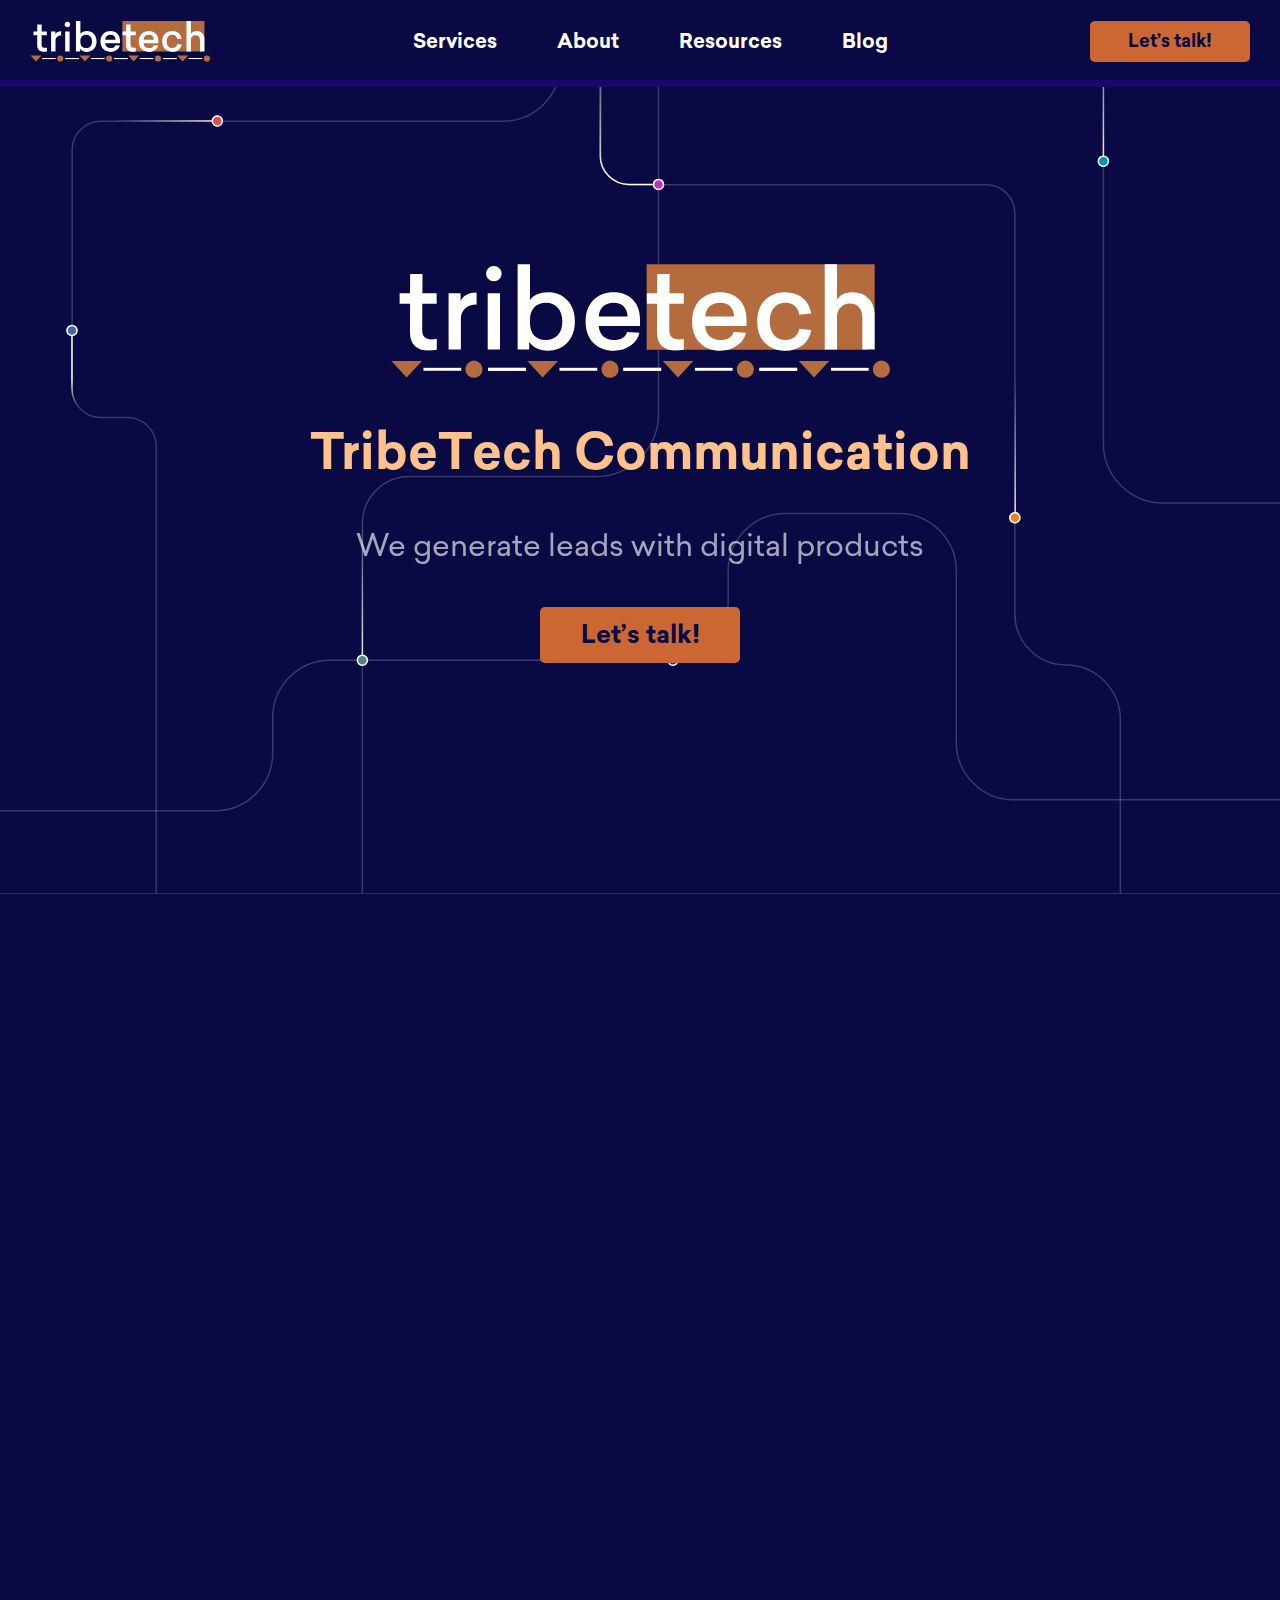
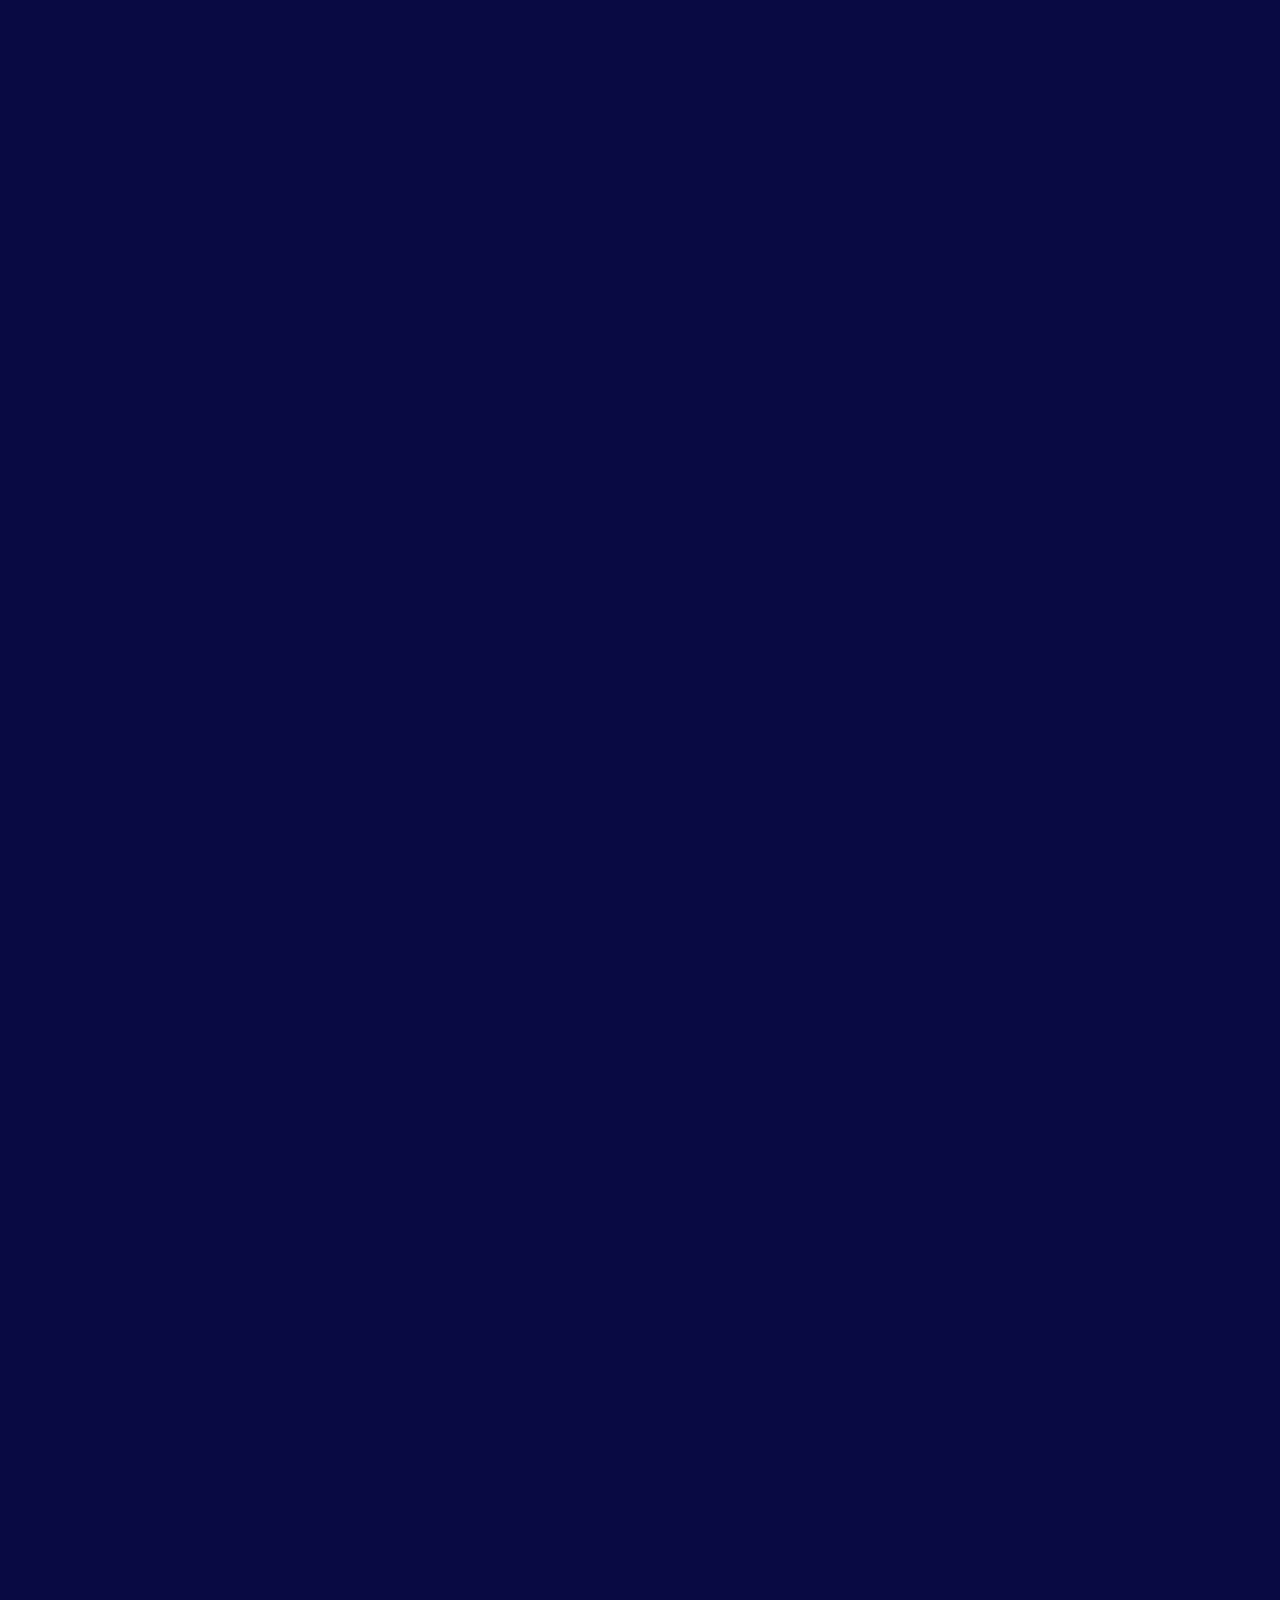
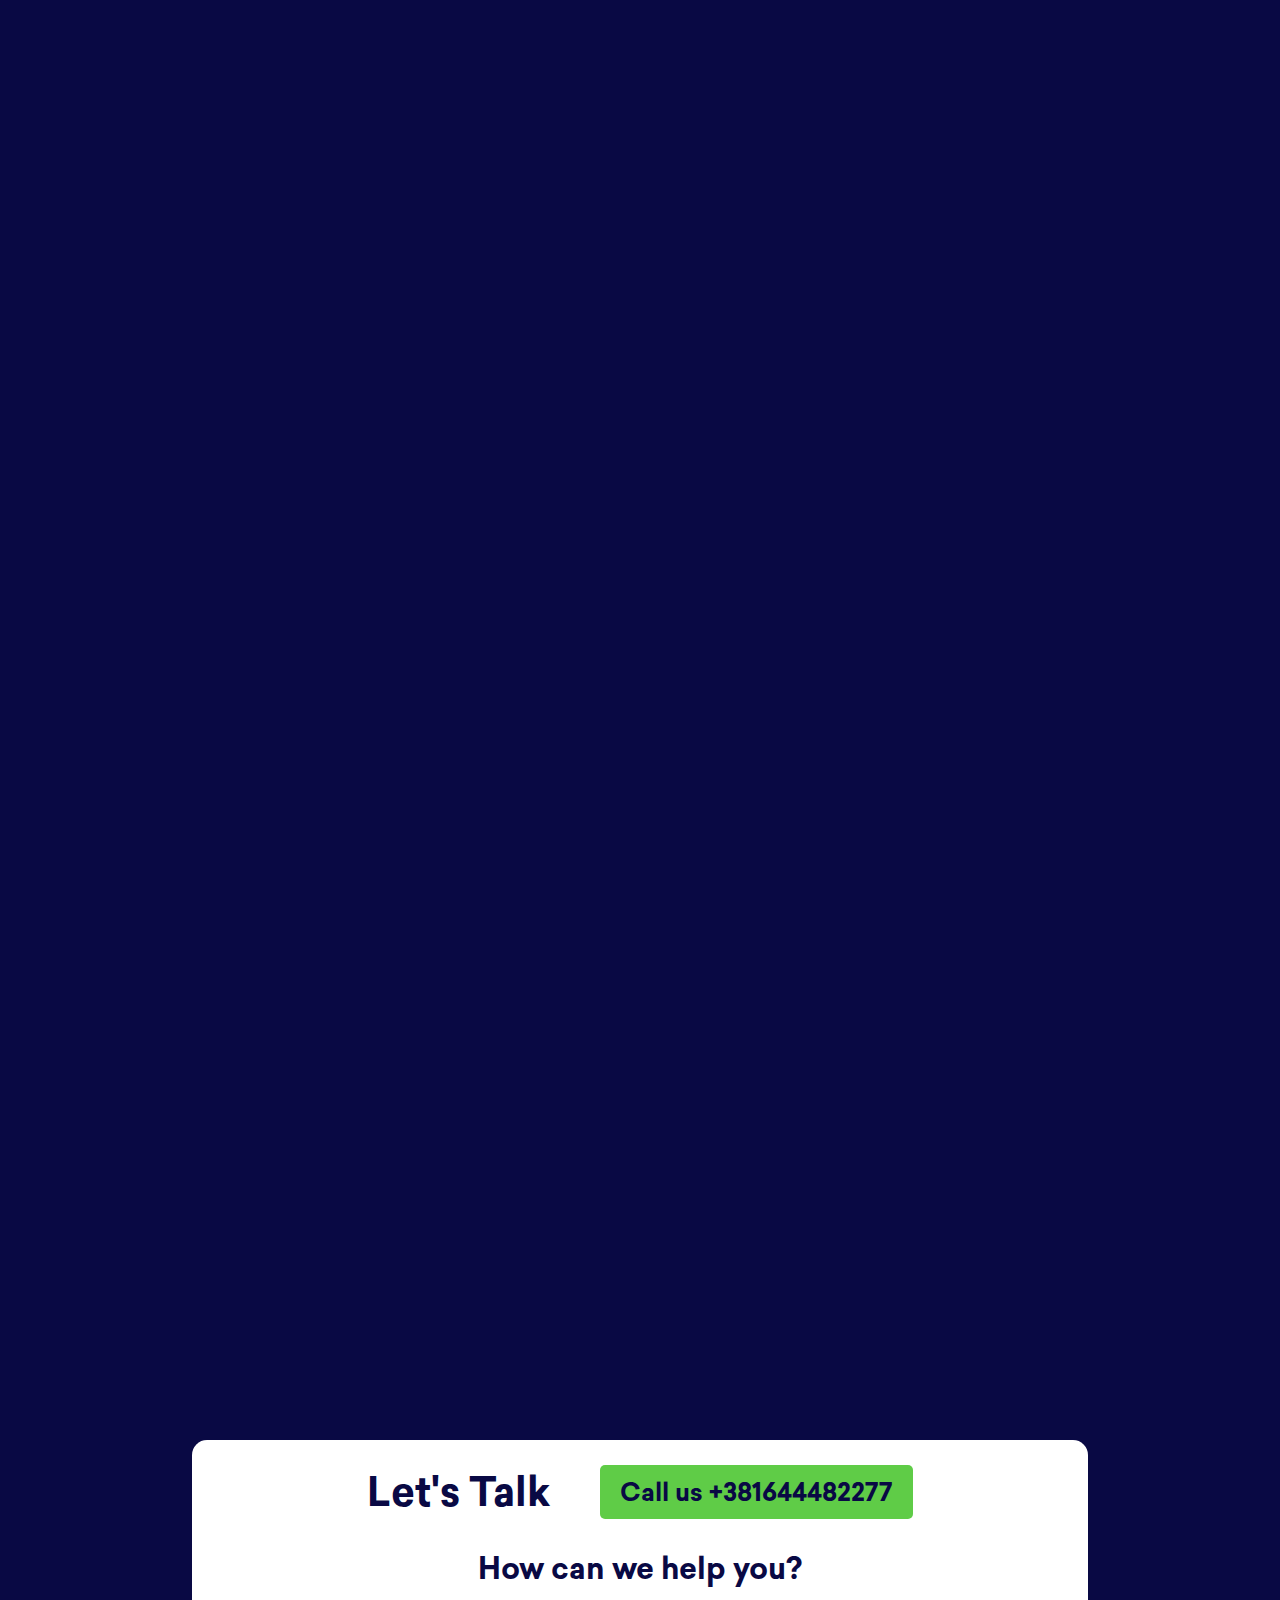
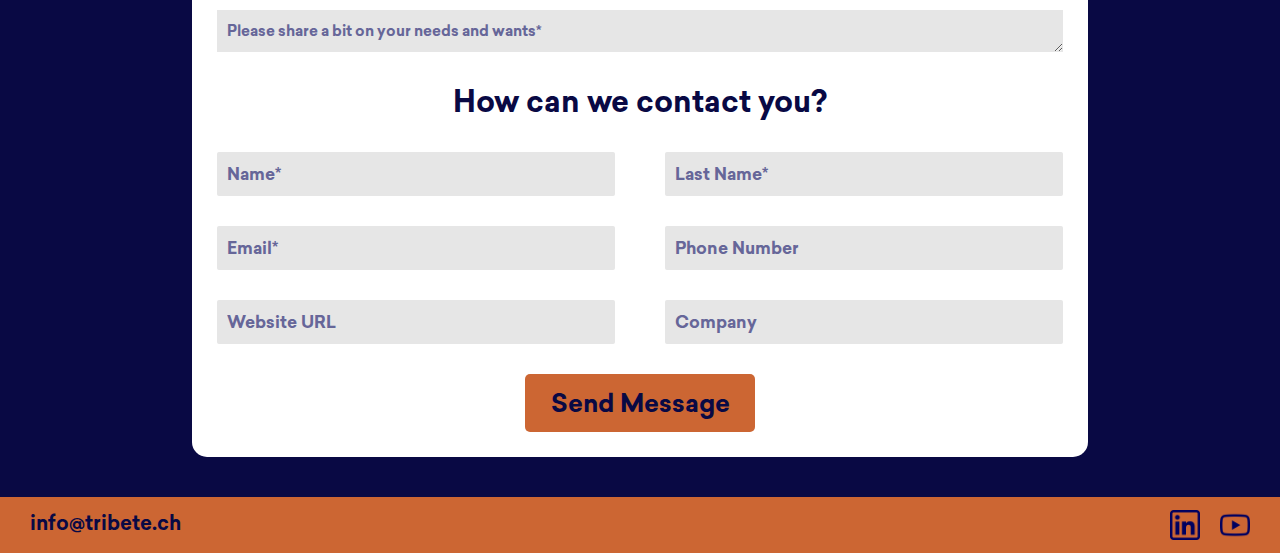
<file: index.html>
<!DOCTYPE html>
<html lang="en">
  <head>
    <meta charset="UTF-8" />
    <meta http-equiv="X-UA-Compatible" content="IE=edge" />
    <meta name="viewport" content="width=device-width, initial-scale=1.0" />
    <title>TribeTech Website</title>
    <link rel="stylesheet" href="scss/style.css" />
    <link rel="stylesheet" href="https://unpkg.com/aos@next/dist/aos.css" />
    <script src="./js/index.js"></script>
  </head>
  <body>
    <header class="header">
      <div class="header__wrapper wrapper">
        <a href="index.html"
          ><img
            class="tribetech__logo tribetech__logo--header"
            src="./img/tribetech - logo 2.2.svg"
            alt="TribeTechLogo"
        /></a>

        <nav class="header__nav header__nav--inner">
          <ul class="nav__links nav__links--inner">
            <li class="nav__link nav__link--inner hidden" style="--i: 0">
              <a class="links inner-link" href="pages/Services/services.html"
                >Services</a
              >
              <div class="active-dot"></div>
            </li>
            <li class="nav__link nav__link--inner hidden" style="--i: 1">
              <a
                class="about__link links inner-link"
                href="#working__process__section"
                >About</a
              >
              <div class="active-dot"></div>
            </li>
            <li class="nav__link nav__link--inner hidden" style="--i: 2">
              <a class="links inner-link" href="pages/Resources/resoursces.html"
                >Resources</a
              >
              <div class="active-dot"></div>
            </li>
            <li class="nav__link nav__link--inner hidden" style="--i: 3">
              <a class="links inner-link" href="pages/Blog/blog.html">Blog</a>
              <div class="active-dot"></div>
            </li>
          </ul>
        </nav>

        <a class="button nav__button" href="#form">Let’s talk!</a>
        <img class="menu__button" src="img/menu.png" alt="menu button" />
        <img
          class="close__button invisible"
          src="img/close.png"
          alt="close button"
        />
      </div>
    </header>
    <nav class="header__nav header__nav--outer">
      <ul class="nav__links nav__links--outer">
        <li
          class="nav__link nav__link--outer services__link hidden"
          style="--i: 0"
        >
          <a class="links" href="pages/Services/services.html">Services</a>
        </li>
        <li class="nav__link nav__link--outer hidden" style="--i: 1">
          <a class="about__link links" href="#working__process__section"
            >About</a
          >
        </li>
        <li class="nav__link nav__link--outer hidden" style="--i: 2">
          <a class="links" href="pages/Resources/resoursces.html">Resources</a>
        </li>
        <li class="nav__link nav__link--outer hidden" style="--i: 3">
          <a class="links" href="pages/Blog/blog.html">Blog</a>
        </li>
      </ul>
    </nav>
    <div class="scroll-bar">
      <div class="scroll-bar-inner">%</div>
    </div>
    <main>
      <section class="hero__section">
        <div class="hero__wrapper">
          <img
            class="tribetech__logo tribetech__logo--hero"
            src="./img/tribetech - logo 2.2.svg"
            alt="TribeTechLogo"
          />
          <h1 class="section__heading" data-aos="fade-up">
            TribeTech Communication
          </h1>
          <p data-aos="fade-up" data-aos-delay="250">
            We generate leads with digital products
          </p>
          <a class="button" href="#form" data-aos="fade-up" data-aos-delay="400"
            >Let’s talk!</a
          >
        </div>
      </section>

      <section
        class="problem__section hidden"
        data-aos="fade-up"
        data-aos-easing="ease-in-out"
      >
        <div class="problem__section__wrapper section__wrapper wrapper">
          <h1 class="section__heading">What is the problem?</h1>
          <p class="section__paragraph">
            Magnets for collecting quality leads are getting weaker or worn out
            (e-books, Email newsletters, checklists, online meetups, live
            events, blogs, podcasts, contests, webinars, Online product Demos,
            demo presentations, etc.)
          </p>
        </div>
      </section>

      <section
        class="solution__section hidden"
        data-aos="fade-up"
        data-aos-easing="ease-in-out"
      >
        <div class="solution__section__wrapper section__wrapper wrapper">
          <h1 class="section__heading">The solution is in</h1>
          <p class="section__paragraph">
            a new way to generate quality leads with the help of digital
            products (applications, tools, templates, courses, quizzes, surveys,
            reports and analyses, digital workbooks, digital calculators,
            community building, etc.) We do not discard the old ways. We
            consider and incorporate them in the communication strategy if the
            research shows it is a promising and sufficient solution for the
            client. However, we devote effort to innovative ways to generate
            leads that will give our clients a competitive advantage.
          </p>
        </div>
      </section>

      <section
        class="if__you__are hidden"
        data-aos="fade-up"
        data-aos-easing="ease-in-out"
      >
        <div class="if__you__are__wrapper section__wrapper wrapper">
          <h3>If you are a B2B Tech company in the European market:</h3>
          <ul>
            <li>
              - you are tired of creating content that does not bring new
              inquiries
            </li>
            <li>- you are tired of the blog that educates the audience</li>
            <li>- people leave your newsletter unopened</li>
            <li>
              - your webinar is attended by idle people on whom you spend energy
            </li>
            <li>
              - the demo presentation is scheduled only for curious people who
              will not buy from you
            </li>
          </ul>
          <a class="button" href="#form">Let’s talk!</a>
          <p>We promise you a new way to generate leads</p>
        </div>
      </section>

      <section
        id="working__process__section"
        class="working__process__section hidden"
        data-aos="fade-up"
        data-aos-easing="ease-in-out"
      >
        <div
          class="working__process__section__wrapper section__wrapper wrapper"
        >
          <h2 class="section__heading">Our working process:</h2>
          <p class="section__paragraph">
            Entrance interview and assessment of whether there are requirements
            for our cooperation Signing a contract for a certain period Creating
            research and creating a communication strategy. We are looking for
            an ideal digital product that will generate leads for the client
            (Research, Discovery & Strategy) Presentation and delivery of the
            communication strategy The signing of the contract on long-term
            cooperation Beginning of partnership and development of digital
            product Development and representation of digital product marketing
            tactics Digital product marketing Monitoring and measurement of
            results, optimization
          </p>

          <div class="working__process__timeline">
            <div class="circle__wrapper odd__circle__wrapper">
              <!-- <p>Entrance interview and assessment</p> -->
              <img
                src="img/circle01.png"
                class="odd__circle circle"
                alt="working process circle"
              />
            </div>

            <div class="circle__wrapper even__circle__wrapper">
              <img
                src="img/circle02.png"
                class="even__circle circle"
                alt="working process circle"
              />
              <!-- <p>Signing a contract for a certain period</p> -->
            </div>

            <div class="circle__wrapper odd__circle__wrapper">
              <!-- <p>Creating research and creating a communication strategy</p> -->
              <img
                src="img/circle03.png"
                class="odd__circle circle"
                alt="working process circle"
              />
            </div>

            <div class="circle__wrapper even__circle__wrapper">
              <img
                src="img/circle04.png"
                class="even__circle circle"
                alt="working process circle"
              />
              <!-- <p>Presentation and delivery of the communication strategy</p> -->
            </div>

            <div class="circle__wrapper odd__circle__wrapper">
              <!-- <p>The signing of the contract on long-term cooperation</p> -->
              <img
                src="img/circle05.png"
                class="odd__circle circle"
                alt="working process circle"
              />
            </div>

            <div class="circle__wrapper even__circle__wrapper">
              <img
                src="img/circle06.png"
                class="even__circle circle"
                alt="working process circle"
              />
              <!-- <p>Beginning of partnership and development of digital product</p> -->
            </div>
          </div>
        </div>
      </section>

      <section
        class="mission__and__purpose hidden"
        data-aos="fade-up"
        data-aos-easing="ease-in-out"
      >
        <div class="mission__and__purpose__wrapper section__wrapper wrapper">
          <div class="mission">
            <h2 class="section__heading">Our Mission:</h2>
            <p class="section__paragraph">
              By discovering and developing new lead magnets, we generate
              quality leads and create value for our clients. We are their
              support on their journey as trusted partners.
            </p>
          </div>
          <div class="purpose">
            <h2 class="section__heading">Our Purpose:</h2>
            <p class="section__paragraph">
              We understand the challenges of modern society, and by our
              example, we encourage openness and tolerance. We actively
              participate in creating the future of the new world in which we
              accept diversity, respect the past and nurture the culture of
              memory. In this way, we contribute to the society in which we
              live.
            </p>
          </div>
        </div>
      </section>

      <section class="stay__in__touch__section hidden">
        <!-- data-aos="fade-up"
        data-aos-easing="ease-in-out" -->
        <!-- <div class="wrapper"> -->
        <form
          action="https://formsubmit.co/d91ed915936a75607f7c96fbab459011"
          method="POST"
          id="form"
        >
          <input
            type="hidden"
            name="_next"
            value="https://nikolacurcic94.github.io/Tribe-Tech-Website/thankyou/thank-you-modal.html"
          />
          <fieldset class="call__us">
            <p class="lets__talk__paragraph">Let's Talk</p>
            <button class="call__us__button">Call us +381644482277</button>
          </fieldset>
          <fieldset class="message">
            <div class="form__div">
              <label class="message__label" for="message"
                >How can we help you?</label
              >
              <!-- <input
                class="message__input input__class"
                type="text"
                placeholder="Please share a bit on your needs and wants*"
                id="message"
              /> -->
              <textarea
                name="message"
                class="message__input input__class"
                id="message"
                cols="10"
                rows="1"
                placeholder="Please share a bit on your needs and wants*"
              ></textarea>
            </div>
          </fieldset>

          <h2>How can we contact you?</h2>

          <fieldset class="name__and__last__name">
            <div class="form__div">
              <!-- <label for="name">Name</label> -->
              <input
                type="text"
                name="name"
                id="name"
                placeholder="Name*"
                class="input__class"
                required
              />
            </div>
            <div class="form__div">
              <!-- <label for="last__name">Last Name</label> -->
              <input
                type="text"
                name="last__name"
                id="last__name"
                placeholder="Last Name*"
                class="input__class"
                required
              />
            </div>
          </fieldset>

          <fieldset class="email__and__phone__number">
            <div class="form__div">
              <!-- <label for="email">Your Email</label> -->
              <input
                type="text"
                name="email"
                id="email"
                placeholder="Email*"
                class="input__class"
                required
              />
            </div>
            <div class="form__div">
              <!-- <label for="phone__number">Phone Number</label> -->
              <input
                type="text"
                name="phone__number"
                id="phone__number"
                placeholder="Phone Number"
                class="input__class"
                required
              />
            </div>
          </fieldset>

          <fieldset class="email__and__phone__number">
            <div class="form__div">
              <!-- <label for="website">Your Email</label> -->
              <input
                type="text"
                name="website"
                id="website"
                placeholder="Website URL"
                class="input__class"
              />
            </div>
            <div class="form__div">
              <!-- <label for="company">Phone Number</label> -->
              <input
                type="text"
                name="company"
                id="company"
                placeholder="Company"
                class="input__class"
              />
            </div>
          </fieldset>

          <button type="submit" class="form__button button">
            Send Message
          </button>
        </form>
      </section>
    </main>
    <footer>
      <div class="wrapper">
        <nav class="footer__nav">
          <p>info@tribete.ch</p>
          <ul>
            <li>
              <img
                class="footer__icon"
                src="./img/linkedin.png"
                alt="linkedin icon"
              />
            </li>
            <li>
              <img
                class="footer__icon"
                src="./img/youtube.png"
                alt="youtube icon"
              />
            </li>
          </ul>
        </nav>
      </div>
    </footer>
    <script src="https://unpkg.com/aos@next/dist/aos.js"></script>
    <script>
      AOS.init({
        offset: 200,
        duration: 1000,
      });
    </script>
    <!-- <script src="https://flackr.github.io/scroll-timeline/dist/scroll-timeline.js"></script> -->
  </body>
</html>
</file>
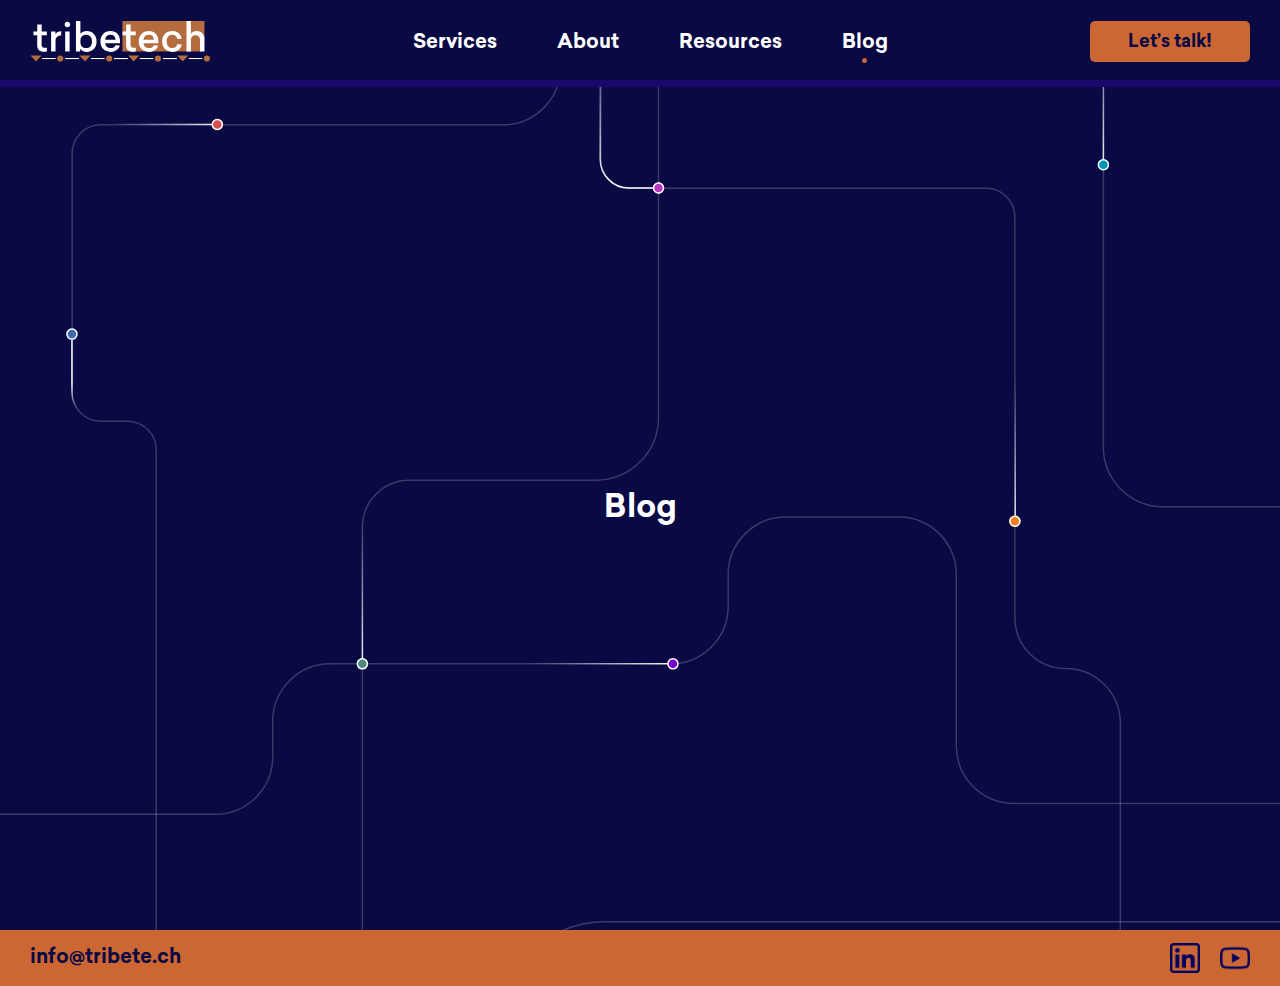
<file: pages/Blog/blog.html>
<!DOCTYPE html>
<html lang="en">
  <head>
    <meta charset="UTF-8" />
    <meta http-equiv="X-UA-Compatible" content="IE=edge" />
    <meta name="viewport" content="width=device-width, initial-scale=1.0" />
    <title>Blog</title>
    <link rel="stylesheet" href="scss/style.css" />
    <script src="../../js/index.js"></script>
  </head>
  <body>
    <header class="header">
      <div class="header__wrapper wrapper">
        <a href="../../index.html">
          <img
            class="tribetech__logo tribetech__logo--header"
            src="../../img/tribetech - logo 2.2.svg"
            alt="TribeTechLogo"
          />
        </a>
        <nav class="header__nav header__nav--inner">
          <ul class="nav__links nav__links--inner">
            <li class="nav__link nav__link--inner hidden" style="--i: 0">
              <a class="links inner-link" href="../Services/services.html"
                >Services</a
              >
              <div class="active-dot"></div>
            </li>
            <li class="nav__link nav__link--inner hidden" style="--i: 1">
              <a
                class="about__link inner-link links"
                href="../../index.html#working__process__section"
                >About</a
              >
              <div class="active-dot"></div>
            </li>
            <li class="nav__link nav__link--inner hidden" style="--i: 2">
              <a class="links inner-link" href="../Resources/resoursces.html"
                >Resources</a
              >
              <div class="active-dot"></div>
            </li>
            <li class="nav__link nav__link--inner hidden" style="--i: 3">
              <a class="links inner-link" href="blog.html">Blog</a>
              <div class="active-dot"></div>
            </li>
          </ul>
        </nav>
        <a class="button nav__button" href="#form">Let’s talk!</a>
        <img class="menu__button" src="../../img/menu.png" alt="menu button" />
        <img
          class="close__button invisible"
          src="../../img/close.png"
          alt="close button"
        />
      </div>
    </header>
    <nav class="header__nav header__nav--outer">
      <ul class="nav__links nav__links--outer">
        <li class="nav__link nav__link--outer hidden" style="--i: 0">
          <a class="links" href="../Services/services.html">Services</a>
        </li>
        <li class="nav__link nav__link--outer hidden" style="--i: 1">
          <a
            class="about__link links"
            href="../../index.html#working__process__section"
            >About</a
          >
        </li>
        <li class="nav__link nav__link--outer hidden" style="--i: 2">
          <a class="links" href="../Resources/resoursces.html">Resources</a>
        </li>
        <li class="nav__link nav__link--outer hidden" style="--i: 3">
          <a class="links" href="blog.html">Blog</a>
        </li>
      </ul>
    </nav>
    <div class="scroll-bar">
      <div class="scroll-bar-inner">%</div>
    </div>
    <main>
      <h1>Blog</h1>
    </main>
    <footer>
      <div class="wrapper">
        <nav class="footer__nav">
          <p>info@tribete.ch</p>
          <ul>
            <li>
              <img
                class="footer__icon"
                src="../../img/linkedin.png"
                alt="linkedin icon"
              />
            </li>
            <li>
              <img
                class="footer__icon"
                src="../../img/youtube.png"
                alt="youtube icon"
              />
            </li>
          </ul>
        </nav>
      </div>
    </footer>
    <!-- <script src="../../js/index.js" type="module"></script>
    <script src="https://unpkg.com/aos@next/dist/aos.js"></script>
    <script>
      AOS.init({
        offset: 200,
        duration: 1000,
      });
    </script> -->
  </body>
</html>
</file>
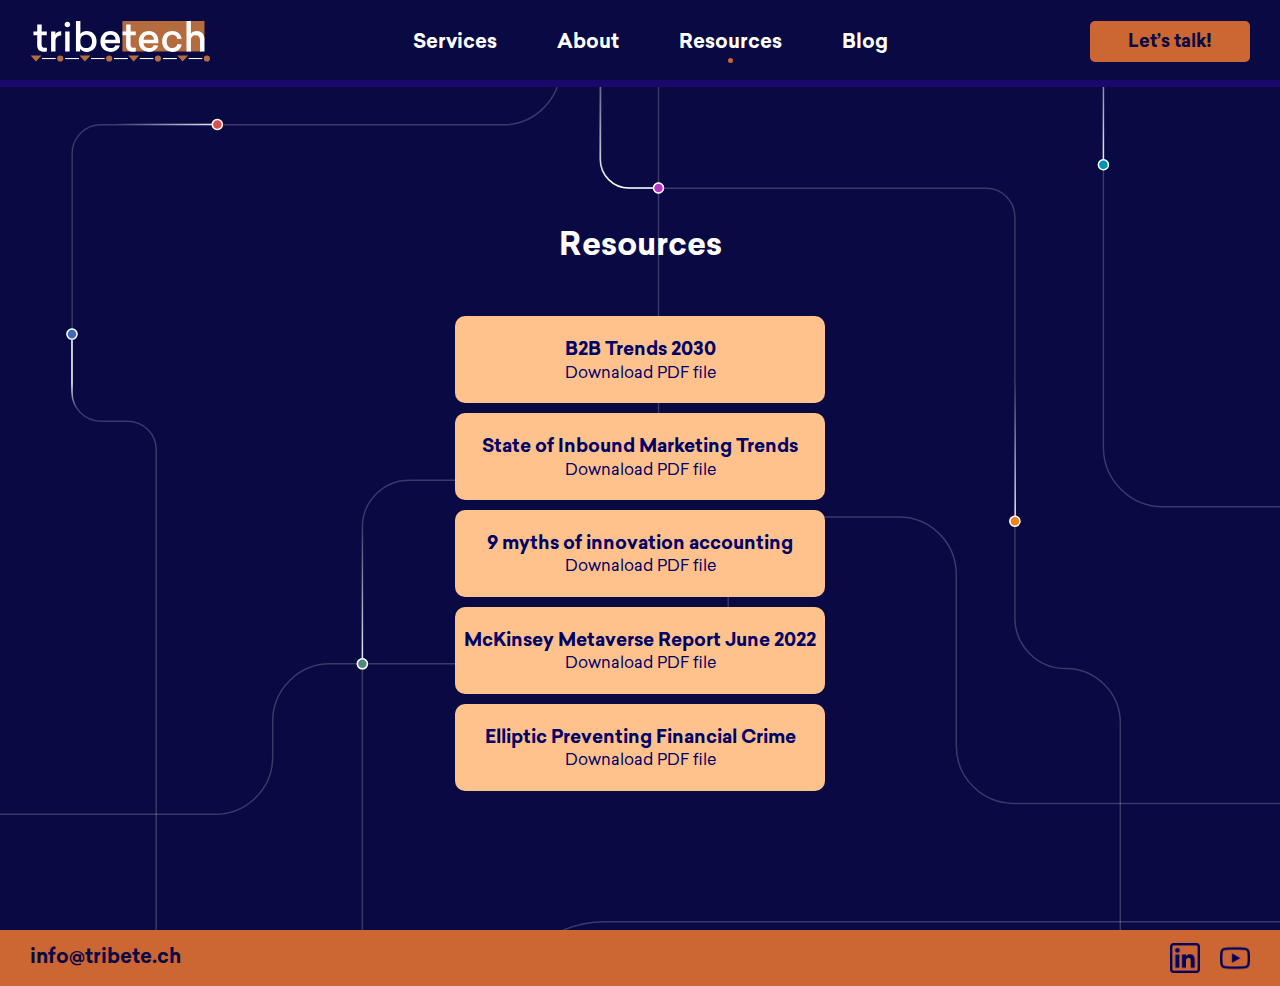
<file: pages/Resources/resoursces.html>
<!DOCTYPE html>
<html lang="en">
  <head>
    <meta charset="UTF-8" />
    <meta http-equiv="X-UA-Compatible" content="IE=edge" />
    <meta name="viewport" content="width=device-width, initial-scale=1.0" />
    <title>Resources</title>
    <link rel="stylesheet" href="scss/style.css" />
    <script src="../../js/index.js"></script>
  </head>
  <body>
    <header class="header">
      <div class="header__wrapper wrapper">
        <a href="../../index.html">
          <img
            class="tribetech__logo tribetech__logo--header"
            src="../../img/tribetech - logo 2.2.svg"
            alt="TribeTechLogo"
          />
        </a>
        <nav class="header__nav header__nav--inner">
          <ul class="nav__links nav__links--inner">
            <li class="nav__link nav__link--inner hidden" style="--i: 0">
              <a class="links inner-link" href="../Services/services.html"
                >Services</a
              >
              <div class="active-dot"></div>
            </li>
            <li class="nav__link nav__link--inner hidden" style="--i: 1">
              <a
                class="about__link inner-link links"
                href="../../index.html#working__process__section"
                >About</a
              >
              <div class="active-dot"></div>
            </li>
            <li class="nav__link nav__link--inner hidden" style="--i: 2">
              <a class="links inner-link" href="resoursces.html">Resources</a>
              <div class="active-dot"></div>
            </li>
            <li class="nav__link nav__link--inner hidden" style="--i: 3">
              <a class="links inner-link" href="../Blog/blog.html">Blog</a>
              <div class="active-dot"></div>
            </li>
          </ul>
        </nav>
        <a class="button nav__button" href="#form">Let’s talk!</a>
        <img class="menu__button" src="../../img/menu.png" alt="menu button" />
        <img
          class="close__button invisible"
          src="../../img/close.png"
          alt="close button"
        />
      </div>
    </header>

    <nav class="header__nav header__nav--outer">
      <ul class="nav__links nav__links--outer">
        <li class="nav__link nav__link--outer hidden" style="--i: 0">
          <a class="links" href="../Services/services.html">Services</a>
        </li>
        <li class="nav__link nav__link--outer hidden" style="--i: 1">
          <a
            class="about__link links"
            href="../../index.html#working__process__section"
            >About</a
          >
        </li>
        <li class="nav__link nav__link--outer hidden" style="--i: 2">
          <a class="links" href="resoursces.html">Resources</a>
        </li>
        <li class="nav__link nav__link--outer hidden" style="--i: 3">
          <a class="links" href="../Blog/blog.html">Blog</a>
        </li>
      </ul>
    </nav>
    <div class="scroll-bar">
      <div class="scroll-bar-inner">%</div>
    </div>
    <main>
      <h1>Resources</h1>
      <div class="resourses-container">
        <div class="resourses-box">
          <h3>B2B Trends 2030</h3>
          <a href="../../pdfs/1 B2B Trends 2030.pdf">Downaload PDF file</a>
        </div>
        <div class="resourses-box">
          <h3>State of Inbound Marketing Trends</h3>
          <a href="../../pdfs/2 State of Inbound Marketing Trends.pdf"
            >Downaload PDF file</a
          >
        </div>

        <div class="resourses-box">
          <h3>9 myths of innovation accounting</h3>
          <a href="../../pdfs/3 9 myths of innovation accounting.pdf"
            >Downaload PDF file</a
          >
        </div>
        <div class="resourses-box">
          <h3>McKinsey Metaverse Report June 2022</h3>
          <a href="../../pdfs/4 McKinsey Metaverse Report June 2022.pdf"
            >Downaload PDF file</a
          >
        </div>
        <div class="resourses-box">
          <h3>Elliptic Preventing Financial Crime</h3>
          <a href="../../pdfs/5 Elliptic Preventing Financial Crime.pdf"
            >Downaload PDF file</a
          >
        </div>
      </div>
    </main>
    <footer>
      <div class="wrapper">
        <nav class="footer__nav">
          <p>info@tribete.ch</p>
          <ul>
            <li>
              <img
                class="footer__icon"
                src="../../img/linkedin.png"
                alt="linkedin icon"
              />
            </li>
            <li>
              <img
                class="footer__icon"
                src="../../img/youtube.png"
                alt="youtube icon"
              />
            </li>
          </ul>
        </nav>
      </div>
    </footer>

    <!-- <script src="../../js/index.js" type="module"></script>
    <script src="https://unpkg.com/aos@next/dist/aos.js"></script>
    <script>
      AOS.init({
        offset: 200,
        duration: 1000,
      });
    </script> -->
  </body>
</html>
</file>
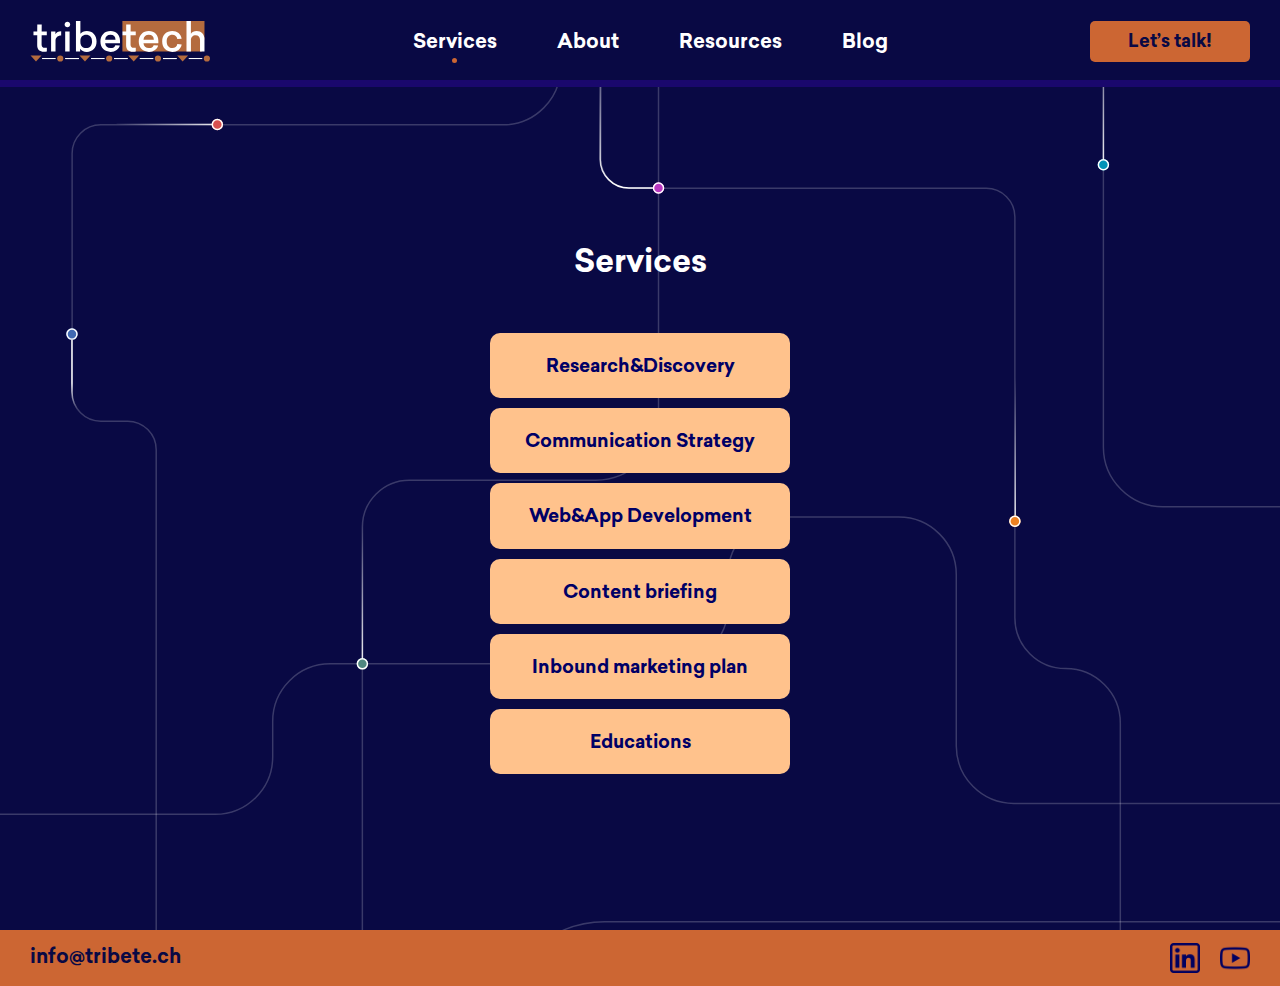
<file: pages/Services/services.html>
<!DOCTYPE html>
<html lang="en">
  <head>
    <meta charset="UTF-8" />
    <meta http-equiv="X-UA-Compatible" content="IE=edge" />
    <meta name="viewport" content="width=device-width, initial-scale=1.0" />
    <title>Services</title>
    <link rel="stylesheet" href="scss/style.css" />
    <script src="../../js/index.js"></script>
  </head>
  <body>
    <header class="header">
      <div class="header__wrapper wrapper">
        <a href="../../index.html">
          <img
            class="tribetech__logo tribetech__logo--header"
            src="../../img/tribetech - logo 2.2.svg"
            alt="TribeTechLogo"
          />
        </a>

        <nav class="header__nav header__nav--inner">
          <ul class="nav__links nav__links--inner">
            <li class="nav__link nav__link--inner hidden" style="--i: 0">
              <a class="links inner-link" href="services.html">Services</a>
              <div class="active-dot"></div>
            </li>
            <li class="nav__link nav__link--inner hidden" style="--i: 1">
              <a
                class="about__link links inner-link"
                href="../../index.html#working__process__section"
                >About</a
              >
              <div class="active-dot"></div>
            </li>
            <li class="nav__link nav__link--inner hidden" style="--i: 2">
              <a class="links inner-link" href="../Resources/resoursces.html"
                >Resources</a
              >
              <div class="active-dot"></div>
            </li>
            <li class="nav__link nav__link--inner hidden" style="--i: 3">
              <a class="links inner-link" href="../Blog/blog.html">Blog</a>
              <div class="active-dot"></div>
            </li>
          </ul>
        </nav>

        <a class="button nav__button" href="#form">Let’s talk!</a>
        <img class="menu__button" src="../../img/menu.png" alt="menu button" />
        <img
          class="close__button invisible"
          src="../../img/close.png"
          alt="close button"
        />
      </div>
    </header>
    <nav class="header__nav header__nav--outer">
      <ul class="nav__links nav__links--outer">
        <li class="nav__link nav__link--outer hidden" style="--i: 0">
          <a class="links" href="services.html">Services</a>
        </li>
        <li class="nav__link nav__link--outer hidden" style="--i: 1">
          <a
            class="about__link links"
            href="../../index.html#working__process__section"
            >About</a
          >
        </li>
        <li class="nav__link nav__link--outer hidden" style="--i: 2">
          <a class="links" href="../Resources/resoursces.html">Resources</a>
        </li>
        <li class="nav__link nav__link--outer hidden" style="--i: 3">
          <a class="links" href="../Blog/blog.html">Blog</a>
        </li>
      </ul>
    </nav>
    <div class="scroll-bar">
      <div class="scroll-bar-inner">%</div>
    </div>
    <main>
      <h1>Services</h1>
      <div class="services-container">
        <div class="services-box"><h3>Research&Discovery</h3></div>
        <div class="services-box"><h3>Communication Strategy</h3></div>
        <div class="services-box"><h3>Web&App Development</h3></div>
        <div class="services-box"><h3>Content briefing</h3></div>
        <div class="services-box"><h3>Inbound marketing plan</h3></div>
        <div class="services-box"><h3>Educations</h3></div>
      </div>
    </main>
    <footer>
      <div class="wrapper">
        <nav class="footer__nav">
          <p>info@tribete.ch</p>
          <ul>
            <li>
              <img
                class="footer__icon"
                src="../../img/linkedin.png"
                alt="linkedin icon"
              />
            </li>
            <li>
              <img
                class="footer__icon"
                src="../../img/youtube.png"
                alt="youtube icon"
              />
            </li>
          </ul>
        </nav>
      </div>
    </footer>

    <!-- <script src="https://unpkg.com/aos@next/dist/aos.js"></script>
    <script>
      AOS.init({
        offset: 200,
        duration: 1000,
      });
    </script> -->
  </body>
</html>
</file>
<file: scss/style.css>
/**********************************RESTART*******************************/
body,
div,
dl,
dt,
dd,
ul,
ol,
li,
h1,
h2,
h3,
h4,
h5,
h6,
pre,
form,
fieldset,
input,
textarea,
p,
blockquote,
th,
td {
  margin: 0;
  padding: 0;
}

article,
aside,
details,
figcaption,
figure,
footer,
header,
hgroup,
section,
main {
  display: block;
}

audio:not([controls]) {
  display: none;
}

[hidden] {
  display: none;
}

html {
  font-size: 100%;
  -webkit-text-size-adjust: 100%;
  -ms-text-size-adjust: 100%;
  scroll-behavior: smooth;
}

::-moz-selection,
::selection {
  background: #000;
  color: #fff;
  text-shadow: none;
}

a {
  text-decoration: none;
}

a:focus,
a:hover,
a:active {
  outline: none;
}

abbr[title] {
  border-bottom: 1px dotted;
}

b,
strong {
  font-weight: bold;
}

blockquote {
  margin: 0;
}

dfn {
  font-style: italic;
}

hr {
  display: block;
  height: 1px;
  border: 0;
  border-top: 1px solid #ccc;
  margin: 1em 0;
  padding: 0;
}

ins {
  background: #ff9;
  color: #000;
  text-decoration: none;
}

pre,
code,
kbd,
samp {
  font-family: monospace, serif;
  font-size: 1em;
}

pre {
  white-space: pre;
  word-wrap: break-word;
}

q {
  quotes: none;
}

q::before,
q::after {
  content: "";
}

small {
  font-size: 85%;
}

sub,
sup {
  font-size: 75%;
  line-height: 0;
  position: relative;
  vertical-align: baseline;
}

sup {
  top: -0.5em;
}

sub {
  bottom: -0.25em;
}

nav ul,
nav ol,
ul,
li {
  list-style-image: none;
  margin: 0;
  padding: 0;
}

img {
  border: 0;
  -ms-interpolation-mode: bicubic;
  vertical-align: middle;
}

svg:not(:root) {
  overflow: hidden;
}

i {
  color: white;
}

ul {
  list-style: none;
}

/**********************************Global Configuration********************************/
@font-face {
  font-family: "Sailec";
  src: url("../fonts/Sailec Regular.otf") format("opentype");
  font-weight: normal;
  font-style: normal;
}
@font-face {
  font-family: "Sailec";
  src: url("../fonts/Sailec Bold.otf") format("opentype");
  font-weight: 900;
  font-style: normal;
}
* {
  font-family: "Sailec";
  color: #ffffff;
  box-sizing: border-box;
}

body {
  font-size: 1em;
  line-height: 1.35;
  -moz-osx-font-smoothing: grayscale;
  -webkit-font-smoothing: antialiased;
  overflow-x: hidden;
  background-color: #090944;
}

.wrapper {
  display: flex;
  margin: 0 auto;
  max-width: 1300px;
  width: 100%;
  overflow-x: hidden;
  overflow-y: hidden;
  justify-content: space-around;
  padding: 0 30px;
}

@media (max-width: 768px) {
  .wrapper {
    flex-wrap: wrap;
  }
}
.button {
  padding: 11px;
  border-radius: 5px;
  background-color: #cc6633;
  color: #090944;
  border: none;
  font-size: 25px;
  font-weight: 900;
  position: relative;
  width: 200px;
  display: flex;
  justify-content: center;
  align-items: center;
}
@media (max-width: 480px) {
  .button {
    font-size: 18px;
    width: 140px;
  }
}

.button:hover {
  cursor: pointer;
}

.nav__button {
  width: 160px;
  padding: 8px;
  font-size: 18px;
}
@media (max-width: 1000px) {
  .nav__button {
    display: none;
  }
}

/************************************Menu Button******************************/
.menu__button {
  display: none;
  width: 39px;
  filter: invert(86%) sepia(10%) saturate(2382%) hue-rotate(320deg) brightness(102%) contrast(101%);
}
@media (max-width: 768px) {
  .menu__button {
    display: block;
  }
}

.close__button {
  width: 39px;
  filter: invert(86%) sepia(10%) saturate(2382%) hue-rotate(320deg) brightness(102%) contrast(101%);
}

/************************************Call Us*******************************************/
.call__us__button {
  padding: 5px 20px;
  border-radius: 5px;
  color: #090944;
  border: none;
  font-weight: 700;
  position: relative;
  background-color: #5fcc47;
  font-size: 25px;
  font-weight: 900;
}
@media (max-width: 480px) {
  .call__us__button {
    font-size: 18px;
  }
}

.form__button {
  width: 230px;
}
@media (max-width: 550px) {
  .form__button {
    width: 190px;
    font-size: 18px;
  }
}
@media (max-width: 450px) {
  .form__button {
    width: 165px;
    font-size: 15px;
    padding: 8px;
  }
}

/**********************************Scroll Tracker*******************************/
.scroll-bar {
  position: fixed;
  left: 0;
  top: 80px;
  width: 100%;
  background-color: #1a086d;
  z-index: 25;
  overflow: hidden;
}
@media (max-width: 768px) {
  .scroll-bar {
    top: 60px;
  }
}

.scroll-bar-inner {
  position: relative;
  width: 0%;
  background-color: #cc6633;
  font-size: 5px;
  color: transparent;
}

.active-dot {
  width: 5px;
  height: 5px;
  border-radius: 50%;
  background-color: #cc6633;
  position: absolute;
  top: 30px;
  opacity: 0;
}

.active-dot--current {
  opacity: 1;
}

/**********************************Sections Animation*******************************/
.header {
  display: flex;
  justify-content: space-between;
  align-items: center;
  width: 100vw;
  padding: 20px 0;
  border-bottom: 1px solid rgb(48, 52, 54);
  overflow: hidden;
  position: sticky;
  top: 0;
  z-index: 20;
  background-color: #090944;
}
@media (max-width: 768px) {
  .header {
    padding: 10px 0;
  }
}
.header__wrapper {
  justify-content: space-between;
  align-items: center;
  height: 43px;
}
.header__wrapper .tribetech__logo--header {
  width: 180px;
}
@media (max-width: 450px) {
  .header__wrapper .tribetech__logo--header {
    width: 130px;
  }
}

.header__nav {
  color: rgba(255, 255, 255, 0.6);
  font-size: 20px;
  font-weight: 700;
  display: flex;
  align-items: center;
}
.header__nav .nav__links {
  list-style: none;
  display: -webkit-box;
  display: -ms-flexbox;
  display: flex;
  margin-left: auto;
  -webkit-box-pack: start;
  -ms-flex-pack: start;
  justify-content: start;
  -webkit-box-align: center;
  -ms-flex-align: center;
  align-items: center;
  z-index: 15;
}
@media (min-width: 769px) {
  .header__nav .nav__links--outer {
    display: none;
  }
}
.header__nav li {
  margin: 0 30px;
}

@media (max-width: 768px) {
  .header__nav--inner {
    display: none;
  }
}

@media (max-width: 768px) {
  .nav__links--inner {
    display: none;
  }
}

.nav__link--inner {
  display: flex;
  flex-direction: column;
  justify-content: center;
  align-items: center;
  gap: 5px;
  position: relative;
}
@media (max-width: 1080px) {
  .nav__link--inner {
    font-size: 17px;
  }
}
@media (max-width: 768px) {
  .nav__link--inner {
    display: none;
  }
}

/******************************************Navigation bar slide*****************************************/
@media (max-width: 768px) {
  .nav__links--outer {
    display: -webkit-box;
    display: -ms-flexbox;
    display: flex;
    list-style: none;
    position: fixed;
    left: 0;
    width: 100vw;
    -webkit-box-orient: vertical;
    -webkit-box-direction: normal;
    -ms-flex-direction: column;
    flex-direction: column;
    -webkit-box-pack: center;
    -ms-flex-pack: center;
    justify-content: center;
    -webkit-box-align: center;
    -ms-flex-align: center;
    align-items: center;
    font-size: large;
    z-index: 15;
    -webkit-transition: all 0.6s ease-in-out;
    -o-transition: all 0.6s ease-in-out;
    transition: all 0.6s ease-in-out;
    -webkit-transform: translateY(-185px);
    -ms-transform: translateY(-185px);
    transform: translateY(-185px);
  }
  .nav__links--outer .nav__link {
    display: -webkit-box;
    display: -ms-flexbox;
    display: flex;
    -webkit-box-pack: center;
    -ms-flex-pack: center;
    justify-content: center;
    padding: 10px;
    -webkit-transition: all 0.5s ease-in-out;
    -o-transition: all 0.5s ease-in-out;
    transition: all 0.5s ease-in-out;
    -webkit-transition-delay: calc(0.2s * var(--i));
    -o-transition-delay: calc(0.2s * var(--i));
    transition-delay: calc(0.2s * var(--i));
    border-bottom: 2px solid #ffc28c;
    background-color: #1a086d;
    width: 100%;
    z-index: -5;
  }
  .nav__links--outer .services__link {
    border-top: 2px solid #ffc28c;
  }
  .nav__links--outer a {
    font-weight: 700;
    color: #ffc28c;
  }
  .menu__button {
    display: inline-block;
    cursor: pointer;
  }
}
.invisible {
  display: none;
}

.visible {
  -webkit-transform: translateY(-40px);
  -ms-transform: translateY(-40px);
  transform: translateY(-40px);
  visibility: visible;
  opacity: 1;
}

.nav__links--outer--open {
  -webkit-transform: translateY(134px);
  -ms-transform: translateY(134px);
  transform: translateY(134px);
  visibility: visible;
  opacity: 1;
}

/**********************************Footer********************************/
footer {
  width: 100%;
  overflow: hidden;
  padding: 13px 0;
  background-color: #cc6633;
}
@media (max-width: 450px) {
  footer {
    padding: 6px 0;
  }
}
footer p {
  color: #090944;
  font-size: 20px;
  font-weight: 800;
}
footer .footer__nav {
  width: 100%;
  display: flex;
  gap: 20px;
  justify-content: space-between;
}
@media (max-width: 768px) {
  footer .footer__nav {
    flex-wrap: wrap;
  }
}
@media (max-width: 768px) {
  footer .footer__nav .footer__list {
    display: none;
  }
}
footer ul {
  display: flex;
  gap: 20px;
}
footer ul li {
  color: #090944;
  font-weight: 900;
  font-size: 20px;
}
footer .footer__icon {
  width: 30px;
  filter: invert(10%) sepia(53%) saturate(7434%) hue-rotate(243deg) brightness(59%) contrast(124%);
}
@media (max-width: 450px) {
  footer .footer__icon {
    width: 25px;
  }
}

/**********************************Section mixins*******************************/
.section__heading {
  font-size: 50px;
  color: #ffc28c;
}
@media (max-width: 768px) {
  .section__heading {
    font-size: 35px;
  }
}
@media (max-width: 450px) {
  .section__heading {
    font-size: 30px;
  }
}

.section__paragraph {
  font-size: 18px;
  text-align: left;
  line-height: 30px;
  max-width: 600px;
  word-wrap: break-word;
  overflow-wrap: break-word;
  -webkit-hyphens: auto;
  -ms-hyphens: auto;
  hyphens: auto;
  text-indent: 40px;
}
@media (max-width: 768px) {
  .section__paragraph {
    font-size: 16px;
    line-height: 26px;
  }
}
@media (max-width: 480px) {
  .section__paragraph {
    font-size: 15px;
  }
}

.section__wrapper {
  display: -webkit-box;
  display: -ms-flexbox;
  display: flex;
  -webkit-box-orient: vertical;
  -webkit-box-direction: normal;
  -ms-flex-direction: column;
  flex-direction: column;
  gap: 60px;
  -webkit-box-pack: center;
  -ms-flex-pack: center;
  justify-content: center;
  padding: 120px 30px;
  -webkit-box-align: center;
  -ms-flex-align: center;
  align-items: center;
  overflow: hidden;
  text-align: center;
}
@media (max-width: 450px) {
  .section__wrapper {
    padding: 80px 30px;
  }
}

/**********************************Hero Section*******************************/
.hero__section {
  position: relative;
  overflow: hidden;
  height: 90vh;
  border-bottom: 1px solid rgb(48, 52, 54);
  display: flex;
  justify-content: center;
  background-image: url("../img/dots-hero-0110 - rotirani.svg");
  background-size: 200%;
  background-position: 8% 10%;
  background-repeat: no-repeat;
  background-origin: border-box;
  animation: hero-scale;
  animation-duration: 1.2s;
  animation-timing-function: ease-in-out;
}
@keyframes hero-scale {
  0% {
    transform: scale(1.3);
  }
  100% {
    transform: scale(1);
  }
}
@media (max-width: 1200px) {
  .hero__section {
    height: 85vh;
    background-size: 300%;
  }
}
@media (max-width: 768px) {
  .hero__section {
    height: 70vh;
    background-position: 7% 8%;
    background-size: 400%;
  }
}
@media (max-width: 550px) {
  .hero__section {
    height: 60vh;
    background-image: url("../img/dots-hero.svg");
    background-position: 6% 5%;
    height: 90vh;
    background-size: 100%;
  }
}
@media (max-width: 450px) {
  .hero__section {
    height: 85vh;
    background-size: 100%;
    background-position: 6% 23%;
    background-size: cover;
  }
}
.hero__section .hero__wrapper {
  margin: 0 auto;
  display: flex;
  flex-direction: column;
  gap: 40px;
  justify-content: center;
  align-items: center;
  overflow: hidden;
  text-align: center;
  padding: 50px 30px 100px 30px;
}
.hero__section .tribetech__logo--hero {
  width: 500px;
}
@media (max-width: 1000px) {
  .hero__section .tribetech__logo--hero {
    width: 400px;
  }
}
@media (max-width: 768px) {
  .hero__section .tribetech__logo--hero {
    width: 80%;
  }
}
.hero__section p {
  font-size: 30px;
  color: rgba(255, 255, 255, 0.6392156863);
  opacity: 0.6;
}
@media (max-width: 768px) {
  .hero__section p {
    font-size: 20px;
  }
}

/**********************************Problem Section*******************************/
@media (max-width: 768px) {
  .problem__section {
    border-bottom: 1px solid rgb(48, 52, 54);
  }
}
.problem__section__wrapper {
  border: 1px solid rgb(48, 52, 54);
  border-radius: 8px;
  margin-top: 80px;
  width: 80%;
}
@media (max-width: 768px) {
  .problem__section__wrapper {
    border: none;
  }
}

/**********************************Solution section*******************************/
@media (max-width: 768px) {
  .solution__section {
    border-bottom: 1px solid rgb(48, 52, 54);
  }
}
.solution__section__wrapper {
  display: flex;
  flex-direction: column;
  gap: 60px;
  justify-content: center;
}

/**********************************If u are section*******************************/
@media (max-width: 768px) {
  .if__you__are {
    border-left: none;
    border-right: none;
    border-top: none;
    border-bottom: 1px solid rgb(48, 52, 54);
  }
}
.if__you__are__wrapper {
  align-items: center;
  border: 1px solid rgb(48, 52, 54);
  border-radius: 8px;
  width: 80%;
}
@media (max-width: 768px) {
  .if__you__are__wrapper {
    border: none;
  }
}
.if__you__are h3 {
  font-size: 40px;
  color: #ffc28c;
}
@media (max-width: 768px) {
  .if__you__are h3 {
    font-size: 25px;
  }
}
.if__you__are li {
  font-size: 18px;
  padding: 10px;
}
@media (max-width: 768px) {
  .if__you__are li {
    font-size: 15px;
  }
}
.if__you__are p {
  font-size: 20px;
  width: 70%;
  text-align: center;
}

/**********************************Working process section*******************************/
@media (max-width: 950px) {
  .working__process__section {
    border-bottom: 1px solid rgb(48, 52, 54);
  }
}

.working__process__timeline {
  display: -webkit-box;
  display: -ms-flexbox;
  display: flex;
  gap: 30px;
  -webkit-box-pack: center;
  -ms-flex-pack: center;
  justify-content: center;
  padding-top: 40px;
  height: 500px;
}
@media (max-width: 1300px) {
  .working__process__timeline {
    height: 480px;
  }
}
@media (max-width: 1100px) {
  .working__process__timeline {
    padding-top: 50px;
    -webkit-box-orient: vertical;
    -webkit-box-direction: normal;
    -ms-flex-direction: column;
    flex-direction: column;
    -webkit-box-align: center;
    -ms-flex-align: center;
    align-items: center;
    height: auto;
    gap: 90px;
  }
}
@media (max-width: 768px) {
  .working__process__timeline {
    gap: 111px;
  }
}
@media (max-width: 450px) {
  .working__process__timeline {
    gap: 20px;
  }
}
.working__process__timeline .circle__wrapper {
  display: -webkit-box;
  display: -ms-flexbox;
  display: flex;
  -webkit-box-align: center;
  -ms-flex-align: center;
  align-items: center;
}
@media (max-width: 1100px) {
  .working__process__timeline .circle__wrapper {
    width: 290px;
    height: 100px;
  }
}
@media (max-width: 768px) {
  .working__process__timeline .circle__wrapper {
    width: 220px;
    height: 20px;
  }
}
@media (max-width: 450px) {
  .working__process__timeline .circle__wrapper {
    width: 160px;
    height: 90px;
  }
}

.circle {
  height: 350px;
  -webkit-transition: all 0.3s ease-in-out;
  -o-transition: all 0.3s ease-in-out;
  transition: all 0.3s ease-in-out;
}
@media (max-width: 1300px) {
  .circle {
    height: 330px;
  }
}
@media (max-width: 1100px) {
  .circle {
    -webkit-transform: rotateZ(270deg);
    -ms-transform: rotate(270deg);
    transform: rotateZ(270deg);
    height: 350px;
  }
}
@media (max-width: 768px) {
  .circle {
    height: 250px;
  }
}
@media (max-width: 450px) {
  .circle {
    height: 200px;
  }
}

.circle:hover {
  cursor: pointer;
}

@media (max-width: 1100px) {
  .even__circle__wrapper {
    display: -webkit-box;
    display: -ms-flexbox;
    display: flex;
    -webkit-box-align: center;
    -ms-flex-align: center;
    align-items: center;
  }
}

.odd__circle__wrapper {
  display: -webkit-box;
  display: -ms-flexbox;
  display: flex;
  -webkit-box-pack: end;
  -ms-flex-pack: end;
  justify-content: flex-end;
}
@media (max-width: 1100px) {
  .odd__circle__wrapper {
    -webkit-box-align: center;
    -ms-flex-align: center;
    align-items: center;
  }
}

.odd__circle {
  -ms-flex-item-align: end;
  align-self: flex-end;
}
@media (max-width: 1100px) {
  .odd__circle {
    -ms-flex-item-align: center;
    -ms-grid-row-align: center;
    align-self: center;
  }
}

.even__circle {
  -ms-flex-item-align: start;
  align-self: flex-start;
}
@media (max-width: 1100px) {
  .even__circle {
    -ms-flex-item-align: center;
    -ms-grid-row-align: center;
    align-self: center;
  }
}

/**********************************Mission and purpose section*******************************/
.mission__and__purpose .mission__and__purpose__wrapper {
  display: flex;
  flex-direction: row;
  gap: 130px;
  justify-content: center;
}
@media (max-width: 1000px) {
  .mission__and__purpose .mission__and__purpose__wrapper {
    flex-wrap: wrap;
  }
}
.mission__and__purpose .mission,
.mission__and__purpose .purpose {
  display: flex;
  flex-direction: column;
  gap: 40px;
}

/**********************************Stay in touch section*******************************/
.stay__in__touch__section {
  padding-bottom: 40px;
  display: flex;
  justify-content: center;
  align-items: center;
}
@media (max-width: 768px) {
  .stay__in__touch__section {
    padding-bottom: 25px;
  }
}
.stay__in__touch__section form {
  background-color: #ffffff;
  padding: 25px;
  display: flex;
  width: 70%;
  flex-direction: column;
  gap: 30px;
  align-items: center;
  justify-content: center;
  border-radius: 15px;
  max-width: 1000px;
}
@media (max-width: 1000px) {
  .stay__in__touch__section form {
    width: 80%;
  }
}
@media (max-width: 768px) {
  .stay__in__touch__section form {
    padding: 20px;
    gap: 20px;
  }
}
.stay__in__touch__section form .lets__talk__paragraph {
  font-size: 40px;
  font-weight: 900;
  color: #090944;
}
@media (max-width: 450px) {
  .stay__in__touch__section form .lets__talk__paragraph {
    font-size: 30px;
  }
}
.stay__in__touch__section form .message {
  display: flex;
  flex-direction: column;
  border: none;
  gap: 50px;
  width: 100%;
}
@media (max-width: 768px) {
  .stay__in__touch__section form .message {
    gap: 10px;
  }
}
.stay__in__touch__section form .message .message__label {
  justify-self: center;
  padding-bottom: 20px;
  color: #090944;
}
.stay__in__touch__section form .message .message__input {
  padding: 10px;
  color: #666699;
  font-weight: 700;
  border: none;
  background-color: rgb(230, 230, 230);
  width: 100%;
  font-size: 15px;
  max-width: 900px;
  max-height: 300px;
}
@media (max-width: 768px) {
  .stay__in__touch__section form .message .message__input {
    padding-bottom: 40px;
  }
}
@media (max-width: 550px) {
  .stay__in__touch__section form .message .message__input {
    font-size: 12px;
  }
}
.stay__in__touch__section form h2 {
  color: #090944;
  font-size: 30px;
}
@media (max-width: 550px) {
  .stay__in__touch__section form h2 {
    font-size: 20px;
  }
}
.stay__in__touch__section form .name__and__last__name,
.stay__in__touch__section form .email__and__phone__number,
.stay__in__touch__section form .call__us {
  display: flex;
  justify-content: center;
  border: none;
  gap: 50px;
  width: 100%;
}
@media (max-width: 930px) {
  .stay__in__touch__section form .name__and__last__name,
.stay__in__touch__section form .email__and__phone__number,
.stay__in__touch__section form .call__us {
    flex-wrap: wrap;
    gap: 10px;
  }
}
.stay__in__touch__section form .form__div {
  display: flex;
  flex-direction: column;
  flex-basis: 100%;
  align-items: center;
}
.stay__in__touch__section form label {
  font-size: 30px;
  font-weight: 900;
}
@media (max-width: 550px) {
  .stay__in__touch__section form label {
    font-size: 20px;
  }
}
.stay__in__touch__section form input {
  border: none;
  padding: 10px;
  border-radius: 2px;
  width: 100%;
  background-color: rgb(230, 230, 230);
  font-size: 17px;
  font-weight: 700;
  color: #090944;
}
@media (max-width: 550px) {
  .stay__in__touch__section form input {
    font-size: 12px;
  }
}
.stay__in__touch__section form ::-webkit-input-placeholder {
  color: #666699;
}
@media (max-width: 450px) {
  .stay__in__touch__section form ::-webkit-input-placeholder {
    font-size: 10px;
  }
}
.stay__in__touch__section form .input__class:focus {
  box-shadow: 0 0 3pt 2pt #090944;
  border: none;
  border-radius: 2px;
  outline: none;
  transition: 0.1s;
}

@media (max-width: 768px) {
  h1 {
    font-size: 30px;
  }
}/*# sourceMappingURL=style.css.map */
</file>
<file: pages/Blog/scss/style.css>
/**********************************RESTART*******************************/
body,
div,
dl,
dt,
dd,
ul,
ol,
li,
h1,
h2,
h3,
h4,
h5,
h6,
pre,
form,
fieldset,
input,
textarea,
p,
blockquote,
th,
td {
  margin: 0;
  padding: 0;
}

article,
aside,
details,
figcaption,
figure,
footer,
header,
hgroup,
section,
main {
  display: block;
}

audio:not([controls]) {
  display: none;
}

[hidden] {
  display: none;
}

html {
  font-size: 100%;
  -webkit-text-size-adjust: 100%;
  -ms-text-size-adjust: 100%;
  scroll-behavior: smooth;
}

::-moz-selection,
::selection {
  background: #000;
  color: #fff;
  text-shadow: none;
}

a {
  text-decoration: none;
}

a:focus,
a:hover,
a:active {
  outline: none;
}

abbr[title] {
  border-bottom: 1px dotted;
}

b,
strong {
  font-weight: bold;
}

blockquote {
  margin: 0;
}

dfn {
  font-style: italic;
}

hr {
  display: block;
  height: 1px;
  border: 0;
  border-top: 1px solid #ccc;
  margin: 1em 0;
  padding: 0;
}

ins {
  background: #ff9;
  color: #000;
  text-decoration: none;
}

pre,
code,
kbd,
samp {
  font-family: monospace, serif;
  font-size: 1em;
}

pre {
  white-space: pre;
  word-wrap: break-word;
}

q {
  quotes: none;
}

q::before,
q::after {
  content: "";
}

small {
  font-size: 85%;
}

sub,
sup {
  font-size: 75%;
  line-height: 0;
  position: relative;
  vertical-align: baseline;
}

sup {
  top: -0.5em;
}

sub {
  bottom: -0.25em;
}

nav ul,
nav ol,
ul,
li {
  list-style-image: none;
  margin: 0;
  padding: 0;
}

img {
  border: 0;
  -ms-interpolation-mode: bicubic;
  vertical-align: middle;
}

svg:not(:root) {
  overflow: hidden;
}

i {
  color: white;
}

ul {
  list-style: none;
}

/**********************************Global Configuration********************************/
@font-face {
  font-family: "Sailec";
  src: url("../fonts/Sailec Regular.otf") format("opentype");
  font-weight: normal;
  font-style: normal;
}
@font-face {
  font-family: "Sailec";
  src: url("../fonts/Sailec Bold.otf") format("opentype");
  font-weight: 900;
  font-style: normal;
}
* {
  font-family: "Sailec";
  color: #ffffff;
  box-sizing: border-box;
}

body {
  font-size: 1em;
  line-height: 1.35;
  -moz-osx-font-smoothing: grayscale;
  -webkit-font-smoothing: antialiased;
  overflow-x: hidden;
  background-color: #090944;
}

.wrapper {
  display: flex;
  margin: 0 auto;
  max-width: 1300px;
  width: 100%;
  overflow-x: hidden;
  overflow-y: hidden;
  justify-content: space-around;
  padding: 0 30px;
}

@media (max-width: 768px) {
  .wrapper {
    flex-wrap: wrap;
  }
}
.button {
  padding: 11px;
  border-radius: 5px;
  background-color: #cc6633;
  color: #090944;
  border: none;
  font-size: 25px;
  font-weight: 900;
  position: relative;
  width: 200px;
  display: flex;
  justify-content: center;
  align-items: center;
}
@media (max-width: 480px) {
  .button {
    font-size: 18px;
    width: 140px;
  }
}

.button:hover {
  cursor: pointer;
}

.nav__button {
  width: 160px;
  padding: 8px;
  font-size: 18px;
}
@media (max-width: 1000px) {
  .nav__button {
    display: none;
  }
}

/************************************Menu Button******************************/
.menu__button {
  display: none;
  width: 39px;
  filter: invert(86%) sepia(10%) saturate(2382%) hue-rotate(320deg) brightness(102%) contrast(101%);
}
@media (max-width: 768px) {
  .menu__button {
    display: block;
  }
}

.close__button {
  width: 39px;
  filter: invert(86%) sepia(10%) saturate(2382%) hue-rotate(320deg) brightness(102%) contrast(101%);
}

/************************************Call Us*******************************************/
.call__us__button {
  padding: 5px 20px;
  border-radius: 5px;
  color: #090944;
  border: none;
  font-weight: 700;
  position: relative;
  background-color: #5fcc47;
  font-size: 25px;
  font-weight: 900;
}
@media (max-width: 480px) {
  .call__us__button {
    font-size: 18px;
  }
}

.form__button {
  width: 230px;
}
@media (max-width: 550px) {
  .form__button {
    width: 190px;
    font-size: 18px;
  }
}
@media (max-width: 450px) {
  .form__button {
    width: 165px;
    font-size: 15px;
    padding: 8px;
  }
}

/**********************************Scroll Tracker*******************************/
.scroll-bar {
  position: fixed;
  left: 0;
  top: 80px;
  width: 100%;
  background-color: #1a086d;
  z-index: 25;
  overflow: hidden;
}
@media (max-width: 768px) {
  .scroll-bar {
    top: 60px;
  }
}

.scroll-bar-inner {
  position: relative;
  width: 0%;
  background-color: #cc6633;
  font-size: 5px;
  color: transparent;
}

.active-dot {
  width: 5px;
  height: 5px;
  border-radius: 50%;
  background-color: #cc6633;
  position: absolute;
  top: 30px;
  opacity: 0;
}

.active-dot--current {
  opacity: 1;
}

/**********************************Sections Animation*******************************/
.header {
  display: flex;
  justify-content: space-between;
  align-items: center;
  width: 100vw;
  padding: 20px 0;
  border-bottom: 1px solid rgb(48, 52, 54);
  overflow: hidden;
  position: sticky;
  top: 0;
  z-index: 20;
  background-color: #090944;
}
@media (max-width: 768px) {
  .header {
    padding: 10px 0;
  }
}
.header__wrapper {
  justify-content: space-between;
  align-items: center;
  height: 43px;
}
.header__wrapper .tribetech__logo--header {
  width: 180px;
}
@media (max-width: 450px) {
  .header__wrapper .tribetech__logo--header {
    width: 130px;
  }
}

.header__nav {
  color: rgba(255, 255, 255, 0.6);
  font-size: 20px;
  font-weight: 700;
  display: flex;
  align-items: center;
}
.header__nav .nav__links {
  list-style: none;
  display: -webkit-box;
  display: -ms-flexbox;
  display: flex;
  margin-left: auto;
  -webkit-box-pack: start;
  -ms-flex-pack: start;
  justify-content: start;
  -webkit-box-align: center;
  -ms-flex-align: center;
  align-items: center;
  z-index: 15;
}
@media (min-width: 769px) {
  .header__nav .nav__links--outer {
    display: none;
  }
}
.header__nav li {
  margin: 0 30px;
}

@media (max-width: 768px) {
  .header__nav--inner {
    display: none;
  }
}

@media (max-width: 768px) {
  .nav__links--inner {
    display: none;
  }
}

.nav__link--inner {
  display: flex;
  flex-direction: column;
  justify-content: center;
  align-items: center;
  gap: 5px;
  position: relative;
}
@media (max-width: 1080px) {
  .nav__link--inner {
    font-size: 17px;
  }
}
@media (max-width: 768px) {
  .nav__link--inner {
    display: none;
  }
}

/******************************************Navigation bar slide*****************************************/
@media (max-width: 768px) {
  .nav__links--outer {
    display: -webkit-box;
    display: -ms-flexbox;
    display: flex;
    list-style: none;
    position: fixed;
    left: 0;
    width: 100vw;
    -webkit-box-orient: vertical;
    -webkit-box-direction: normal;
    -ms-flex-direction: column;
    flex-direction: column;
    -webkit-box-pack: center;
    -ms-flex-pack: center;
    justify-content: center;
    -webkit-box-align: center;
    -ms-flex-align: center;
    align-items: center;
    font-size: large;
    z-index: 15;
    -webkit-transition: all 0.6s ease-in-out;
    -o-transition: all 0.6s ease-in-out;
    transition: all 0.6s ease-in-out;
    -webkit-transform: translateY(-185px);
    -ms-transform: translateY(-185px);
    transform: translateY(-185px);
  }
  .nav__links--outer .nav__link {
    display: -webkit-box;
    display: -ms-flexbox;
    display: flex;
    -webkit-box-pack: center;
    -ms-flex-pack: center;
    justify-content: center;
    padding: 10px;
    -webkit-transition: all 0.5s ease-in-out;
    -o-transition: all 0.5s ease-in-out;
    transition: all 0.5s ease-in-out;
    -webkit-transition-delay: calc(0.2s * var(--i));
    -o-transition-delay: calc(0.2s * var(--i));
    transition-delay: calc(0.2s * var(--i));
    border-bottom: 2px solid #ffc28c;
    background-color: #1a086d;
    width: 100%;
    z-index: -5;
  }
  .nav__links--outer .services__link {
    border-top: 2px solid #ffc28c;
  }
  .nav__links--outer a {
    font-weight: 700;
    color: #ffc28c;
  }
  .menu__button {
    display: inline-block;
    cursor: pointer;
  }
}
.invisible {
  display: none;
}

.visible {
  -webkit-transform: translateY(-40px);
  -ms-transform: translateY(-40px);
  transform: translateY(-40px);
  visibility: visible;
  opacity: 1;
}

.nav__links--outer--open {
  -webkit-transform: translateY(134px);
  -ms-transform: translateY(134px);
  transform: translateY(134px);
  visibility: visible;
  opacity: 1;
}

/**********************************Footer********************************/
footer {
  width: 100%;
  overflow: hidden;
  padding: 13px 0;
  background-color: #cc6633;
}
@media (max-width: 450px) {
  footer {
    padding: 6px 0;
  }
}
footer p {
  color: #090944;
  font-size: 20px;
  font-weight: 800;
}
footer .footer__nav {
  width: 100%;
  display: flex;
  gap: 20px;
  justify-content: space-between;
}
@media (max-width: 768px) {
  footer .footer__nav {
    flex-wrap: wrap;
  }
}
@media (max-width: 768px) {
  footer .footer__nav .footer__list {
    display: none;
  }
}
footer ul {
  display: flex;
  gap: 20px;
}
footer ul li {
  color: #090944;
  font-weight: 900;
  font-size: 20px;
}
footer .footer__icon {
  width: 30px;
  filter: invert(10%) sepia(53%) saturate(7434%) hue-rotate(243deg) brightness(59%) contrast(124%);
}
@media (max-width: 450px) {
  footer .footer__icon {
    width: 25px;
  }
}

@font-face {
  font-family: "Sailec";
  src: url("../../../fonts/Sailec Regular.otf") format("opentype");
  font-weight: normal;
  font-style: normal;
}
@font-face {
  font-family: "Sailec";
  src: url("../../../fonts/Sailec Bold.otf") format("opentype");
  font-weight: 900;
  font-style: normal;
}
* {
  font-family: "Sailec";
  color: #ffffff;
  box-sizing: border-box;
}

/***********************************Main**********************************/
main {
  display: flex;
  flex-direction: column;
  gap: 50px;
  justify-content: center;
  align-items: center;
  height: 94vh;
  background-image: url("../../../img/dots-hero-0110 - rotirani.svg");
  background-size: 200%;
  background-position: 8% 10%;
  background-repeat: no-repeat;
  background-origin: border-box;
}
@media (max-width: 1200px) {
  main {
    background-size: 300%;
  }
}
@media (max-width: 768px) {
  main {
    background-position: 7% 8%;
    background-size: 400%;
  }
}
@media (max-width: 550px) {
  main {
    background-image: url("../../../img/dots-hero.svg");
    background-position: 6% 5%;
    background-size: 100%;
  }
}
@media (max-width: 450px) {
  main {
    background-size: 100%;
    background-position: 6% 23%;
    background-size: cover;
  }
}/*# sourceMappingURL=style.css.map */
</file>
<file: pages/Resources/scss/style.css>
/**********************************RESTART*******************************/
body,
div,
dl,
dt,
dd,
ul,
ol,
li,
h1,
h2,
h3,
h4,
h5,
h6,
pre,
form,
fieldset,
input,
textarea,
p,
blockquote,
th,
td {
  margin: 0;
  padding: 0;
}

article,
aside,
details,
figcaption,
figure,
footer,
header,
hgroup,
section,
main {
  display: block;
}

audio:not([controls]) {
  display: none;
}

[hidden] {
  display: none;
}

html {
  font-size: 100%;
  -webkit-text-size-adjust: 100%;
  -ms-text-size-adjust: 100%;
  scroll-behavior: smooth;
}

::-moz-selection,
::selection {
  background: #000;
  color: #fff;
  text-shadow: none;
}

a {
  text-decoration: none;
}

a:focus,
a:hover,
a:active {
  outline: none;
}

abbr[title] {
  border-bottom: 1px dotted;
}

b,
strong {
  font-weight: bold;
}

blockquote {
  margin: 0;
}

dfn {
  font-style: italic;
}

hr {
  display: block;
  height: 1px;
  border: 0;
  border-top: 1px solid #ccc;
  margin: 1em 0;
  padding: 0;
}

ins {
  background: #ff9;
  color: #000;
  text-decoration: none;
}

pre,
code,
kbd,
samp {
  font-family: monospace, serif;
  font-size: 1em;
}

pre {
  white-space: pre;
  word-wrap: break-word;
}

q {
  quotes: none;
}

q::before,
q::after {
  content: "";
}

small {
  font-size: 85%;
}

sub,
sup {
  font-size: 75%;
  line-height: 0;
  position: relative;
  vertical-align: baseline;
}

sup {
  top: -0.5em;
}

sub {
  bottom: -0.25em;
}

nav ul,
nav ol,
ul,
li {
  list-style-image: none;
  margin: 0;
  padding: 0;
}

img {
  border: 0;
  -ms-interpolation-mode: bicubic;
  vertical-align: middle;
}

svg:not(:root) {
  overflow: hidden;
}

i {
  color: white;
}

ul {
  list-style: none;
}

/**********************************Global Configuration********************************/
@font-face {
  font-family: "Sailec";
  src: url("../fonts/Sailec Regular.otf") format("opentype");
  font-weight: normal;
  font-style: normal;
}
@font-face {
  font-family: "Sailec";
  src: url("../fonts/Sailec Bold.otf") format("opentype");
  font-weight: 900;
  font-style: normal;
}
* {
  font-family: "Sailec";
  color: #ffffff;
  box-sizing: border-box;
}

body {
  font-size: 1em;
  line-height: 1.35;
  -moz-osx-font-smoothing: grayscale;
  -webkit-font-smoothing: antialiased;
  overflow-x: hidden;
  background-color: #090944;
}

.wrapper {
  display: flex;
  margin: 0 auto;
  max-width: 1300px;
  width: 100%;
  overflow-x: hidden;
  overflow-y: hidden;
  justify-content: space-around;
  padding: 0 30px;
}

@media (max-width: 768px) {
  .wrapper {
    flex-wrap: wrap;
  }
}
.button {
  padding: 11px;
  border-radius: 5px;
  background-color: #cc6633;
  color: #090944;
  border: none;
  font-size: 25px;
  font-weight: 900;
  position: relative;
  width: 200px;
  display: flex;
  justify-content: center;
  align-items: center;
}
@media (max-width: 480px) {
  .button {
    font-size: 18px;
    width: 140px;
  }
}

.button:hover {
  cursor: pointer;
}

.nav__button {
  width: 160px;
  padding: 8px;
  font-size: 18px;
}
@media (max-width: 1000px) {
  .nav__button {
    display: none;
  }
}

/************************************Menu Button******************************/
.menu__button {
  display: none;
  width: 39px;
  filter: invert(86%) sepia(10%) saturate(2382%) hue-rotate(320deg) brightness(102%) contrast(101%);
}
@media (max-width: 768px) {
  .menu__button {
    display: block;
  }
}

.close__button {
  width: 39px;
  filter: invert(86%) sepia(10%) saturate(2382%) hue-rotate(320deg) brightness(102%) contrast(101%);
}

/************************************Call Us*******************************************/
.call__us__button {
  padding: 5px 20px;
  border-radius: 5px;
  color: #090944;
  border: none;
  font-weight: 700;
  position: relative;
  background-color: #5fcc47;
  font-size: 25px;
  font-weight: 900;
}
@media (max-width: 480px) {
  .call__us__button {
    font-size: 18px;
  }
}

.form__button {
  width: 230px;
}
@media (max-width: 550px) {
  .form__button {
    width: 190px;
    font-size: 18px;
  }
}
@media (max-width: 450px) {
  .form__button {
    width: 165px;
    font-size: 15px;
    padding: 8px;
  }
}

/**********************************Scroll Tracker*******************************/
.scroll-bar {
  position: fixed;
  left: 0;
  top: 80px;
  width: 100%;
  background-color: #1a086d;
  z-index: 25;
  overflow: hidden;
}
@media (max-width: 768px) {
  .scroll-bar {
    top: 60px;
  }
}

.scroll-bar-inner {
  position: relative;
  width: 0%;
  background-color: #cc6633;
  font-size: 5px;
  color: transparent;
}

.active-dot {
  width: 5px;
  height: 5px;
  border-radius: 50%;
  background-color: #cc6633;
  position: absolute;
  top: 30px;
  opacity: 0;
}

.active-dot--current {
  opacity: 1;
}

/**********************************Sections Animation*******************************/
.header {
  display: flex;
  justify-content: space-between;
  align-items: center;
  width: 100vw;
  padding: 20px 0;
  border-bottom: 1px solid rgb(48, 52, 54);
  overflow: hidden;
  position: sticky;
  top: 0;
  z-index: 20;
  background-color: #090944;
}
@media (max-width: 768px) {
  .header {
    padding: 10px 0;
  }
}
.header__wrapper {
  justify-content: space-between;
  align-items: center;
  height: 43px;
}
.header__wrapper .tribetech__logo--header {
  width: 180px;
}
@media (max-width: 450px) {
  .header__wrapper .tribetech__logo--header {
    width: 130px;
  }
}

.header__nav {
  color: rgba(255, 255, 255, 0.6);
  font-size: 20px;
  font-weight: 700;
  display: flex;
  align-items: center;
}
.header__nav .nav__links {
  list-style: none;
  display: -webkit-box;
  display: -ms-flexbox;
  display: flex;
  margin-left: auto;
  -webkit-box-pack: start;
  -ms-flex-pack: start;
  justify-content: start;
  -webkit-box-align: center;
  -ms-flex-align: center;
  align-items: center;
  z-index: 15;
}
@media (min-width: 769px) {
  .header__nav .nav__links--outer {
    display: none;
  }
}
.header__nav li {
  margin: 0 30px;
}

@media (max-width: 768px) {
  .header__nav--inner {
    display: none;
  }
}

@media (max-width: 768px) {
  .nav__links--inner {
    display: none;
  }
}

.nav__link--inner {
  display: flex;
  flex-direction: column;
  justify-content: center;
  align-items: center;
  gap: 5px;
  position: relative;
}
@media (max-width: 1080px) {
  .nav__link--inner {
    font-size: 17px;
  }
}
@media (max-width: 768px) {
  .nav__link--inner {
    display: none;
  }
}

/******************************************Navigation bar slide*****************************************/
@media (max-width: 768px) {
  .nav__links--outer {
    display: -webkit-box;
    display: -ms-flexbox;
    display: flex;
    list-style: none;
    position: fixed;
    left: 0;
    width: 100vw;
    -webkit-box-orient: vertical;
    -webkit-box-direction: normal;
    -ms-flex-direction: column;
    flex-direction: column;
    -webkit-box-pack: center;
    -ms-flex-pack: center;
    justify-content: center;
    -webkit-box-align: center;
    -ms-flex-align: center;
    align-items: center;
    font-size: large;
    z-index: 15;
    -webkit-transition: all 0.6s ease-in-out;
    -o-transition: all 0.6s ease-in-out;
    transition: all 0.6s ease-in-out;
    -webkit-transform: translateY(-185px);
    -ms-transform: translateY(-185px);
    transform: translateY(-185px);
  }
  .nav__links--outer .nav__link {
    display: -webkit-box;
    display: -ms-flexbox;
    display: flex;
    -webkit-box-pack: center;
    -ms-flex-pack: center;
    justify-content: center;
    padding: 10px;
    -webkit-transition: all 0.5s ease-in-out;
    -o-transition: all 0.5s ease-in-out;
    transition: all 0.5s ease-in-out;
    -webkit-transition-delay: calc(0.2s * var(--i));
    -o-transition-delay: calc(0.2s * var(--i));
    transition-delay: calc(0.2s * var(--i));
    border-bottom: 2px solid #ffc28c;
    background-color: #1a086d;
    width: 100%;
    z-index: -5;
  }
  .nav__links--outer .services__link {
    border-top: 2px solid #ffc28c;
  }
  .nav__links--outer a {
    font-weight: 700;
    color: #ffc28c;
  }
  .menu__button {
    display: inline-block;
    cursor: pointer;
  }
}
.invisible {
  display: none;
}

.visible {
  -webkit-transform: translateY(-40px);
  -ms-transform: translateY(-40px);
  transform: translateY(-40px);
  visibility: visible;
  opacity: 1;
}

.nav__links--outer--open {
  -webkit-transform: translateY(134px);
  -ms-transform: translateY(134px);
  transform: translateY(134px);
  visibility: visible;
  opacity: 1;
}

/**********************************Footer********************************/
footer {
  width: 100%;
  overflow: hidden;
  padding: 13px 0;
  background-color: #cc6633;
}
@media (max-width: 450px) {
  footer {
    padding: 6px 0;
  }
}
footer p {
  color: #090944;
  font-size: 20px;
  font-weight: 800;
}
footer .footer__nav {
  width: 100%;
  display: flex;
  gap: 20px;
  justify-content: space-between;
}
@media (max-width: 768px) {
  footer .footer__nav {
    flex-wrap: wrap;
  }
}
@media (max-width: 768px) {
  footer .footer__nav .footer__list {
    display: none;
  }
}
footer ul {
  display: flex;
  gap: 20px;
}
footer ul li {
  color: #090944;
  font-weight: 900;
  font-size: 20px;
}
footer .footer__icon {
  width: 30px;
  filter: invert(10%) sepia(53%) saturate(7434%) hue-rotate(243deg) brightness(59%) contrast(124%);
}
@media (max-width: 450px) {
  footer .footer__icon {
    width: 25px;
  }
}

@font-face {
  font-family: "Sailec";
  src: url("../../../fonts/Sailec Regular.otf") format("opentype");
  font-weight: normal;
  font-style: normal;
}
@font-face {
  font-family: "Sailec";
  src: url("../../../fonts/Sailec Bold.otf") format("opentype");
  font-weight: 900;
  font-style: normal;
}
* {
  font-family: "Sailec";
  color: #ffffff;
  box-sizing: border-box;
}

/***********************************Main**********************************/
main {
  display: flex;
  flex-direction: column;
  gap: 50px;
  justify-content: center;
  align-items: center;
  height: 94vh;
  background-image: url("../../../img/dots-hero-0110 - rotirani.svg");
  background-size: 200%;
  background-position: 8% 10%;
  background-repeat: no-repeat;
  background-origin: border-box;
}
@media (max-width: 1200px) {
  main {
    background-size: 300%;
  }
}
@media (max-width: 768px) {
  main {
    background-position: 7% 8%;
    background-size: 400%;
  }
}
@media (max-width: 550px) {
  main {
    background-image: url("../../../img/dots-hero.svg");
    background-position: 6% 5%;
    background-size: 100%;
  }
}
@media (max-width: 450px) {
  main {
    background-size: 100%;
    background-position: 6% 23%;
    background-size: cover;
  }
}

.resourses-container {
  display: flex;
  flex-direction: column;
  justify-content: center;
  align-items: center;
  text-align: center;
  flex-wrap: wrap;
  gap: 10px;
}
.resourses-container .resourses-box {
  min-width: 370px;
  padding: 20px 0;
  background-color: #ffc28c;
  border-radius: 10px;
  align-items: center;
}
.resourses-container .resourses-box h3,
.resourses-container .resourses-box a {
  color: #000066;
}/*# sourceMappingURL=style.css.map */
</file>
<file: pages/Services/scss/style.css>
/**********************************RESTART*******************************/
body,
div,
dl,
dt,
dd,
ul,
ol,
li,
h1,
h2,
h3,
h4,
h5,
h6,
pre,
form,
fieldset,
input,
textarea,
p,
blockquote,
th,
td {
  margin: 0;
  padding: 0;
}

article,
aside,
details,
figcaption,
figure,
footer,
header,
hgroup,
section,
main {
  display: block;
}

audio:not([controls]) {
  display: none;
}

[hidden] {
  display: none;
}

html {
  font-size: 100%;
  -webkit-text-size-adjust: 100%;
  -ms-text-size-adjust: 100%;
  scroll-behavior: smooth;
}

::-moz-selection,
::selection {
  background: #000;
  color: #fff;
  text-shadow: none;
}

a {
  text-decoration: none;
}

a:focus,
a:hover,
a:active {
  outline: none;
}

abbr[title] {
  border-bottom: 1px dotted;
}

b,
strong {
  font-weight: bold;
}

blockquote {
  margin: 0;
}

dfn {
  font-style: italic;
}

hr {
  display: block;
  height: 1px;
  border: 0;
  border-top: 1px solid #ccc;
  margin: 1em 0;
  padding: 0;
}

ins {
  background: #ff9;
  color: #000;
  text-decoration: none;
}

pre,
code,
kbd,
samp {
  font-family: monospace, serif;
  font-size: 1em;
}

pre {
  white-space: pre;
  word-wrap: break-word;
}

q {
  quotes: none;
}

q::before,
q::after {
  content: "";
}

small {
  font-size: 85%;
}

sub,
sup {
  font-size: 75%;
  line-height: 0;
  position: relative;
  vertical-align: baseline;
}

sup {
  top: -0.5em;
}

sub {
  bottom: -0.25em;
}

nav ul,
nav ol,
ul,
li {
  list-style-image: none;
  margin: 0;
  padding: 0;
}

img {
  border: 0;
  -ms-interpolation-mode: bicubic;
  vertical-align: middle;
}

svg:not(:root) {
  overflow: hidden;
}

i {
  color: white;
}

ul {
  list-style: none;
}

/**********************************Global Configuration********************************/
@font-face {
  font-family: "Sailec";
  src: url("../fonts/Sailec Regular.otf") format("opentype");
  font-weight: normal;
  font-style: normal;
}
@font-face {
  font-family: "Sailec";
  src: url("../fonts/Sailec Bold.otf") format("opentype");
  font-weight: 900;
  font-style: normal;
}
* {
  font-family: "Sailec";
  color: #ffffff;
  box-sizing: border-box;
}

body {
  font-size: 1em;
  line-height: 1.35;
  -moz-osx-font-smoothing: grayscale;
  -webkit-font-smoothing: antialiased;
  overflow-x: hidden;
  background-color: #090944;
}

.wrapper {
  display: flex;
  margin: 0 auto;
  max-width: 1300px;
  width: 100%;
  overflow-x: hidden;
  overflow-y: hidden;
  justify-content: space-around;
  padding: 0 30px;
}

@media (max-width: 768px) {
  .wrapper {
    flex-wrap: wrap;
  }
}
.button {
  padding: 11px;
  border-radius: 5px;
  background-color: #cc6633;
  color: #090944;
  border: none;
  font-size: 25px;
  font-weight: 900;
  position: relative;
  width: 200px;
  display: flex;
  justify-content: center;
  align-items: center;
}
@media (max-width: 480px) {
  .button {
    font-size: 18px;
    width: 140px;
  }
}

.button:hover {
  cursor: pointer;
}

.nav__button {
  width: 160px;
  padding: 8px;
  font-size: 18px;
}
@media (max-width: 1000px) {
  .nav__button {
    display: none;
  }
}

/************************************Menu Button******************************/
.menu__button {
  display: none;
  width: 39px;
  filter: invert(86%) sepia(10%) saturate(2382%) hue-rotate(320deg) brightness(102%) contrast(101%);
}
@media (max-width: 768px) {
  .menu__button {
    display: block;
  }
}

.close__button {
  width: 39px;
  filter: invert(86%) sepia(10%) saturate(2382%) hue-rotate(320deg) brightness(102%) contrast(101%);
}

/************************************Call Us*******************************************/
.call__us__button {
  padding: 5px 20px;
  border-radius: 5px;
  color: #090944;
  border: none;
  font-weight: 700;
  position: relative;
  background-color: #5fcc47;
  font-size: 25px;
  font-weight: 900;
}
@media (max-width: 480px) {
  .call__us__button {
    font-size: 18px;
  }
}

.form__button {
  width: 230px;
}
@media (max-width: 550px) {
  .form__button {
    width: 190px;
    font-size: 18px;
  }
}
@media (max-width: 450px) {
  .form__button {
    width: 165px;
    font-size: 15px;
    padding: 8px;
  }
}

/**********************************Scroll Tracker*******************************/
.scroll-bar {
  position: fixed;
  left: 0;
  top: 80px;
  width: 100%;
  background-color: #1a086d;
  z-index: 25;
  overflow: hidden;
}
@media (max-width: 768px) {
  .scroll-bar {
    top: 60px;
  }
}

.scroll-bar-inner {
  position: relative;
  width: 0%;
  background-color: #cc6633;
  font-size: 5px;
  color: transparent;
}

.active-dot {
  width: 5px;
  height: 5px;
  border-radius: 50%;
  background-color: #cc6633;
  position: absolute;
  top: 30px;
  opacity: 0;
}

.active-dot--current {
  opacity: 1;
}

/**********************************Sections Animation*******************************/
.header {
  display: flex;
  justify-content: space-between;
  align-items: center;
  width: 100vw;
  padding: 20px 0;
  border-bottom: 1px solid rgb(48, 52, 54);
  overflow: hidden;
  position: sticky;
  top: 0;
  z-index: 20;
  background-color: #090944;
}
@media (max-width: 768px) {
  .header {
    padding: 10px 0;
  }
}
.header__wrapper {
  justify-content: space-between;
  align-items: center;
  height: 43px;
}
.header__wrapper .tribetech__logo--header {
  width: 180px;
}
@media (max-width: 450px) {
  .header__wrapper .tribetech__logo--header {
    width: 130px;
  }
}

.header__nav {
  color: rgba(255, 255, 255, 0.6);
  font-size: 20px;
  font-weight: 700;
  display: flex;
  align-items: center;
}
.header__nav .nav__links {
  list-style: none;
  display: -webkit-box;
  display: -ms-flexbox;
  display: flex;
  margin-left: auto;
  -webkit-box-pack: start;
  -ms-flex-pack: start;
  justify-content: start;
  -webkit-box-align: center;
  -ms-flex-align: center;
  align-items: center;
  z-index: 15;
}
@media (min-width: 769px) {
  .header__nav .nav__links--outer {
    display: none;
  }
}
.header__nav li {
  margin: 0 30px;
}

@media (max-width: 768px) {
  .header__nav--inner {
    display: none;
  }
}

@media (max-width: 768px) {
  .nav__links--inner {
    display: none;
  }
}

.nav__link--inner {
  display: flex;
  flex-direction: column;
  justify-content: center;
  align-items: center;
  gap: 5px;
  position: relative;
}
@media (max-width: 1080px) {
  .nav__link--inner {
    font-size: 17px;
  }
}
@media (max-width: 768px) {
  .nav__link--inner {
    display: none;
  }
}

/******************************************Navigation bar slide*****************************************/
@media (max-width: 768px) {
  .nav__links--outer {
    display: -webkit-box;
    display: -ms-flexbox;
    display: flex;
    list-style: none;
    position: fixed;
    left: 0;
    width: 100vw;
    -webkit-box-orient: vertical;
    -webkit-box-direction: normal;
    -ms-flex-direction: column;
    flex-direction: column;
    -webkit-box-pack: center;
    -ms-flex-pack: center;
    justify-content: center;
    -webkit-box-align: center;
    -ms-flex-align: center;
    align-items: center;
    font-size: large;
    z-index: 15;
    -webkit-transition: all 0.6s ease-in-out;
    -o-transition: all 0.6s ease-in-out;
    transition: all 0.6s ease-in-out;
    -webkit-transform: translateY(-185px);
    -ms-transform: translateY(-185px);
    transform: translateY(-185px);
  }
  .nav__links--outer .nav__link {
    display: -webkit-box;
    display: -ms-flexbox;
    display: flex;
    -webkit-box-pack: center;
    -ms-flex-pack: center;
    justify-content: center;
    padding: 10px;
    -webkit-transition: all 0.5s ease-in-out;
    -o-transition: all 0.5s ease-in-out;
    transition: all 0.5s ease-in-out;
    -webkit-transition-delay: calc(0.2s * var(--i));
    -o-transition-delay: calc(0.2s * var(--i));
    transition-delay: calc(0.2s * var(--i));
    border-bottom: 2px solid #ffc28c;
    background-color: #1a086d;
    width: 100%;
    z-index: -5;
  }
  .nav__links--outer .services__link {
    border-top: 2px solid #ffc28c;
  }
  .nav__links--outer a {
    font-weight: 700;
    color: #ffc28c;
  }
  .menu__button {
    display: inline-block;
    cursor: pointer;
  }
}
.invisible {
  display: none;
}

.visible {
  -webkit-transform: translateY(-40px);
  -ms-transform: translateY(-40px);
  transform: translateY(-40px);
  visibility: visible;
  opacity: 1;
}

.nav__links--outer--open {
  -webkit-transform: translateY(134px);
  -ms-transform: translateY(134px);
  transform: translateY(134px);
  visibility: visible;
  opacity: 1;
}

/**********************************Footer********************************/
footer {
  width: 100%;
  overflow: hidden;
  padding: 13px 0;
  background-color: #cc6633;
}
@media (max-width: 450px) {
  footer {
    padding: 6px 0;
  }
}
footer p {
  color: #090944;
  font-size: 20px;
  font-weight: 800;
}
footer .footer__nav {
  width: 100%;
  display: flex;
  gap: 20px;
  justify-content: space-between;
}
@media (max-width: 768px) {
  footer .footer__nav {
    flex-wrap: wrap;
  }
}
@media (max-width: 768px) {
  footer .footer__nav .footer__list {
    display: none;
  }
}
footer ul {
  display: flex;
  gap: 20px;
}
footer ul li {
  color: #090944;
  font-weight: 900;
  font-size: 20px;
}
footer .footer__icon {
  width: 30px;
  filter: invert(10%) sepia(53%) saturate(7434%) hue-rotate(243deg) brightness(59%) contrast(124%);
}
@media (max-width: 450px) {
  footer .footer__icon {
    width: 25px;
  }
}

@font-face {
  font-family: "Sailec";
  src: url("../../../fonts/Sailec Regular.otf") format("opentype");
  font-weight: normal;
  font-style: normal;
}
@font-face {
  font-family: "Sailec";
  src: url("../../../fonts/Sailec Bold.otf") format("opentype");
  font-weight: 900;
  font-style: normal;
}
* {
  font-family: "Sailec";
  color: #ffffff;
  box-sizing: border-box;
}

/***********************************Main**********************************/
main {
  display: flex;
  flex-direction: column;
  gap: 50px;
  justify-content: center;
  align-items: center;
  height: 94vh;
  background-image: url("../../../img/dots-hero-0110 - rotirani.svg");
  background-size: 200%;
  background-position: 8% 10%;
  background-repeat: no-repeat;
  background-origin: border-box;
}
@media (max-width: 1200px) {
  main {
    background-size: 300%;
  }
}
@media (max-width: 768px) {
  main {
    background-position: 7% 8%;
    background-size: 400%;
  }
}
@media (max-width: 550px) {
  main {
    background-image: url("../../../img/dots-hero.svg");
    background-position: 6% 5%;
    background-size: 100%;
  }
}
@media (max-width: 450px) {
  main {
    background-size: 100%;
    background-position: 6% 23%;
    background-size: cover;
  }
}

.services-container {
  display: flex;
  flex-direction: column;
  justify-content: center;
  align-items: center;
  text-align: center;
  flex-wrap: wrap;
  gap: 10px;
}
.services-container .services-box {
  min-width: 300px;
  padding: 20px 0;
  background-color: #ffc28c;
  border-radius: 10px;
  transition: all 0.3s ease-in-out;
}
.services-container .services-box h3 {
  color: #000066;
}
.services-container .services-box:hover {
  -webkit-transform: scale(1.2);
  -ms-transform: scale(1.2);
  transform: scale(1.2);
  cursor: pointer;
}/*# sourceMappingURL=style.css.map */
</file>
